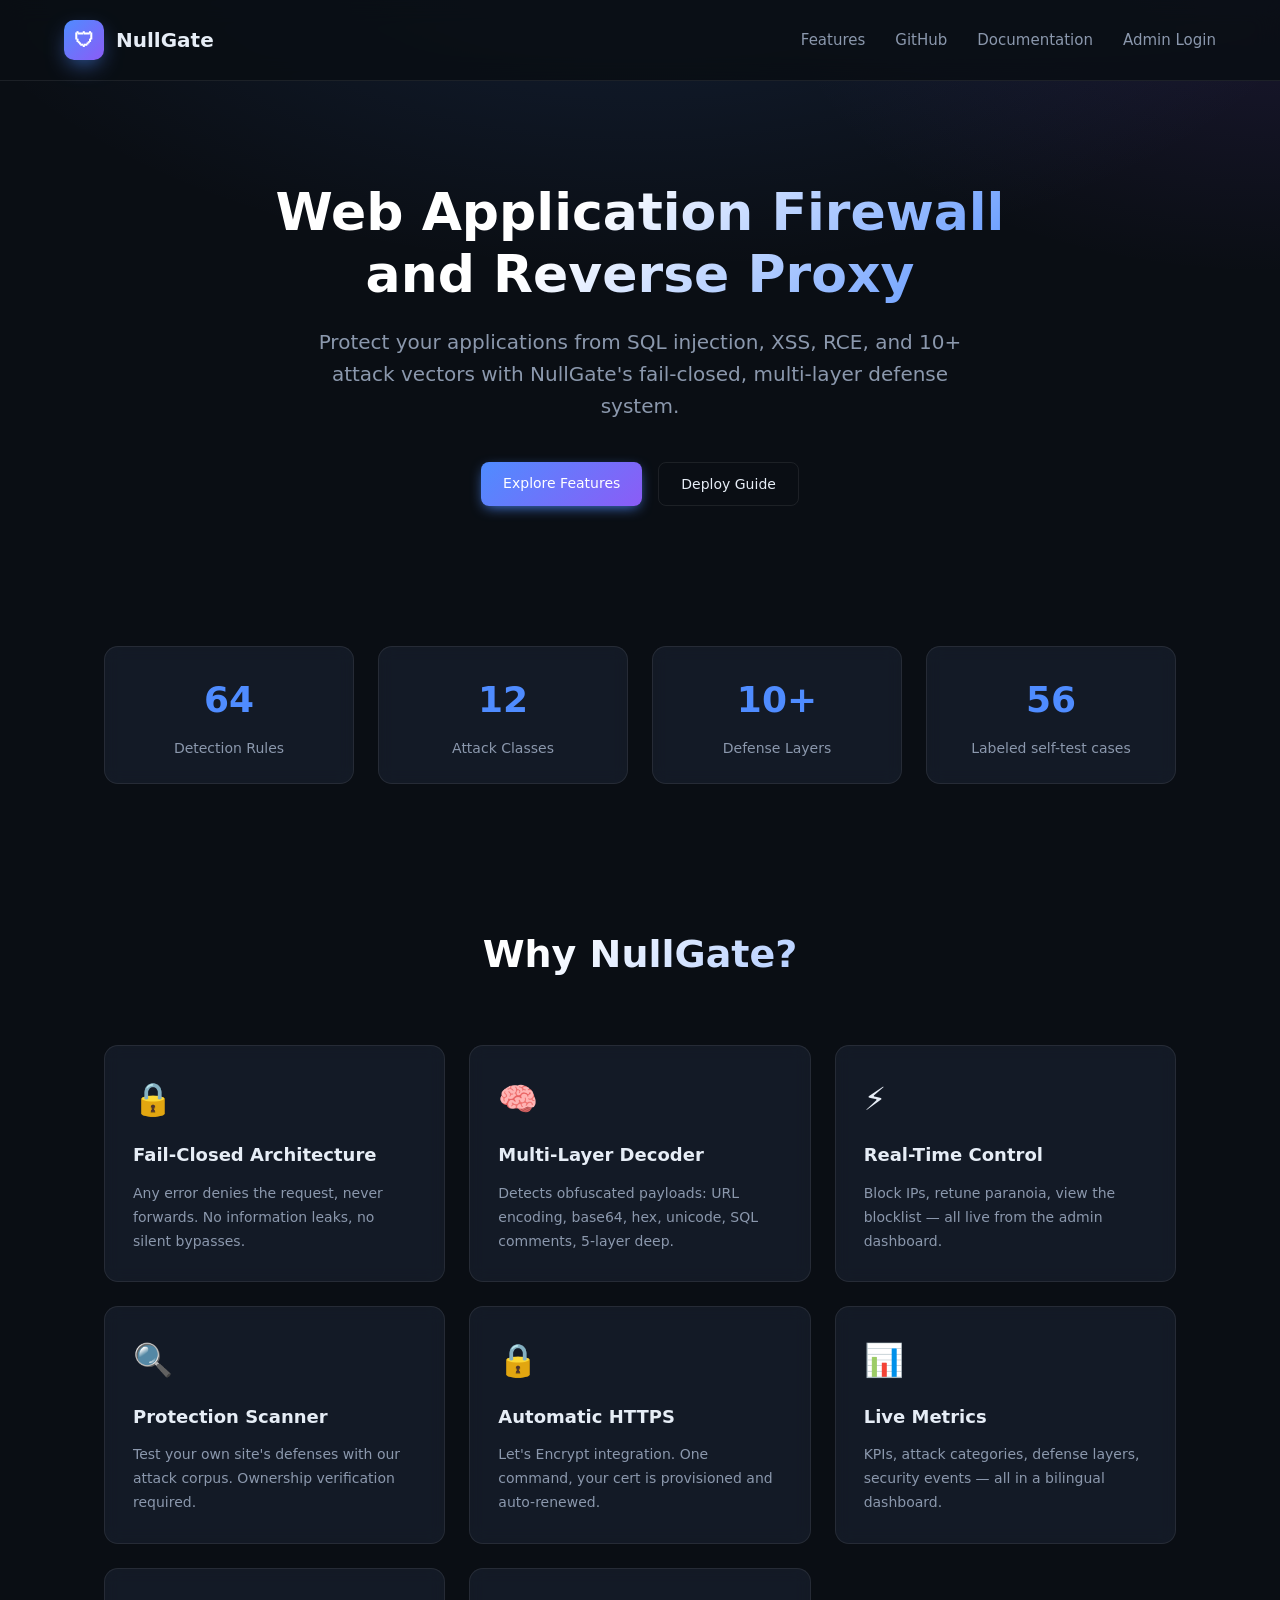
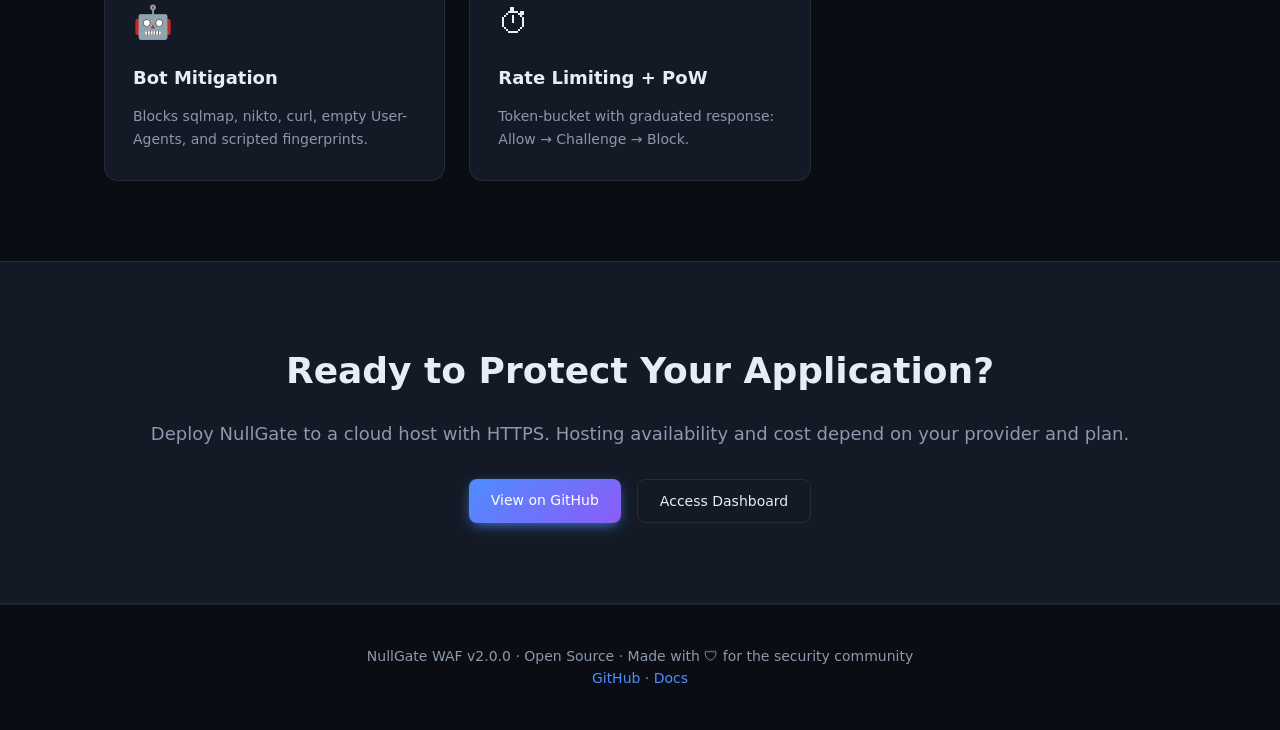
<file: docs/index.html>
<!DOCTYPE html>
<html lang="en" dir="ltr" data-theme="dark">
<head>
<meta charset="utf-8">
<meta name="viewport" content="width=device-width, initial-scale=1">
<title>NullGate WAF — Enterprise-Grade Web Application Firewall</title>
<style>
:root {
  --font: 'Segoe UI', system-ui, -apple-system, Roboto, sans-serif;
  --bg: #0a0e14; --panel: rgba(22,29,42,.85); --border: rgba(255,255,255,.08);
  --fg: #e6edf6; --muted: #8b98ad; --accent: #4f8cff; --accent-2: #8b5cf6;
  --glow: radial-gradient(1200px 600px at 50% -10%, rgba(79,140,255,.15), transparent 60%),
          radial-gradient(900px 500px at 100% 0%, rgba(139,92,246,.12), transparent 55%);
}
* { box-sizing: border-box; margin: 0; padding: 0; }
body {
  font-family: var(--font); background: var(--bg); color: var(--fg);
  background-image: var(--glow); background-attachment: fixed;
  -webkit-font-smoothing: antialiased; line-height: 1.6;
}
nav {
  display: flex; justify-content: space-between; align-items: center;
  padding: 20px 5%; border-bottom: 1px solid var(--border);
  background: rgba(10,14,20,.88); backdrop-filter: blur(12px);
  position: sticky; top: 0; z-index: 100;
}
.logo { display: flex; align-items: center; gap: 12px; font-size: 20px; font-weight: 600; }
.logo-icon {
  width: 40px; height: 40px; border-radius: 10px; display: grid; place-items: center;
  background: linear-gradient(135deg, var(--accent), var(--accent-2)); color: #fff;
  font-size: 20px; box-shadow: 0 8px 24px -8px var(--accent);
}
.nav-links { display: flex; gap: 30px; align-items: center; }
.nav-links a {
  color: var(--muted); text-decoration: none; font-size: 15px; transition: color .2s;
}
.nav-links a:hover { color: var(--fg); }
.btn {
  padding: 10px 22px; border-radius: 8px; font-size: 14px; font-weight: 500;
  text-decoration: none; transition: all .2s; border: 0; cursor: pointer;
}
.btn-primary {
  background: linear-gradient(135deg, var(--accent), var(--accent-2)); color: #fff;
  box-shadow: 0 4px 14px -4px var(--accent);
}
.btn-primary:hover { filter: brightness(1.1); transform: translateY(-1px); }
.btn-ghost { background: transparent; border: 1px solid var(--border); color: var(--fg); }
.btn-ghost:hover { border-color: var(--accent); color: var(--accent); }

.hero {
  text-align: center; padding: 100px 5% 80px; max-width: 900px; margin: 0 auto;
}
.hero h1 {
  font-size: 52px; font-weight: 700; margin-bottom: 20px; line-height: 1.2;
  background: linear-gradient(135deg, #fff 40%, var(--accent) 100%);
  -webkit-background-clip: text; -webkit-text-fill-color: transparent;
  background-clip: text;
}
.hero p {
  font-size: 20px; color: var(--muted); margin-bottom: 40px; max-width: 700px;
  margin-left: auto; margin-right: auto;
}
.hero-cta { display: flex; gap: 16px; justify-content: center; flex-wrap: wrap; }

.stats {
  display: grid; grid-template-columns: repeat(auto-fit, minmax(200px, 1fr));
  gap: 24px; padding: 60px 5%; max-width: 1200px; margin: 0 auto;
}
.stat {
  background: var(--panel); border: 1px solid var(--border); border-radius: 14px;
  padding: 24px; text-align: center; backdrop-filter: blur(8px);
}
.stat-value {
  font-size: 36px; font-weight: 700; color: var(--accent); margin-bottom: 8px;
}
.stat-label { font-size: 14px; color: var(--muted); }

.features {
  padding: 80px 5%; max-width: 1200px; margin: 0 auto;
}
.features h2 {
  text-align: center; font-size: 38px; margin-bottom: 60px;
  background: linear-gradient(135deg, #fff 40%, var(--accent) 100%);
  -webkit-background-clip: text; -webkit-text-fill-color: transparent;
  background-clip: text; display: inline-block; width: 100%;
}
.feature-grid {
  display: grid; grid-template-columns: repeat(auto-fit, minmax(280px, 1fr)); gap: 24px;
}
.feature {
  background: var(--panel); border: 1px solid var(--border); border-radius: 14px;
  padding: 28px; backdrop-filter: blur(8px); transition: transform .2s, border-color .2s;
}
.feature:hover { transform: translateY(-4px); border-color: var(--accent); }
.feature-icon {
  font-size: 32px; margin-bottom: 16px; display: inline-block;
}
.feature h3 { font-size: 18px; margin-bottom: 12px; }
.feature p { color: var(--muted); font-size: 14px; line-height: 1.7; }

.cta-section {
  text-align: center; padding: 80px 5%; background: var(--panel);
  border-top: 1px solid var(--border); border-bottom: 1px solid var(--border);
}
.cta-section h2 { font-size: 36px; margin-bottom: 20px; }
.cta-section p { font-size: 18px; color: var(--muted); margin-bottom: 30px; }

footer {
  text-align: center; padding: 40px 5%; color: var(--muted); font-size: 14px;
  border-top: 1px solid var(--border);
}
footer a { color: var(--accent); text-decoration: none; }
</style>
</head>
<body>

<nav>
  <div class="logo">
    <div class="logo-icon">🛡</div>
    <span>NullGate</span>
  </div>
  <div class="nav-links">
    <a href="#features">Features</a>
    <a href="https://github.com/fatim1amer-netizen/NullGate" target="_blank">GitHub</a>
    <a href="https://github.com/fatim1amer-netizen/NullGate#readme">Documentation</a>
    <a href="https://github.com/fatim1amer-netizen/NullGate#-control-panel--لوحة-التحكم">Admin Login</a>
  </div>
</nav>

<section class="hero">
  <h1>Web Application Firewall and Reverse Proxy</h1>
  <p>Protect your applications from SQL injection, XSS, RCE, and 10+ attack vectors with NullGate's fail-closed, multi-layer defense system.</p>
  <div class="hero-cta">
    <a href="#features" class="btn btn-primary">Explore Features</a>
    <a href="https://github.com/fatim1amer-netizen/NullGate#-cloud-deployment--النشر-السحابي" class="btn btn-ghost">Deploy Guide</a>
  </div>
</section>

<section class="stats">
  <div class="stat">
    <div class="stat-value">64</div>
    <div class="stat-label">Detection Rules</div>
  </div>
  <div class="stat">
    <div class="stat-value">12</div>
    <div class="stat-label">Attack Classes</div>
  </div>
  <div class="stat">
    <div class="stat-value">10+</div>
    <div class="stat-label">Defense Layers</div>
  </div>
  <div class="stat">
    <div class="stat-value">56</div>
    <div class="stat-label">Labeled self-test cases</div>
  </div>
</section>

<section class="features" id="features">
  <h2>Why NullGate?</h2>
  <div class="feature-grid">
    <div class="feature">
      <div class="feature-icon">🔒</div>
      <h3>Fail-Closed Architecture</h3>
      <p>Any error denies the request, never forwards. No information leaks, no silent bypasses.</p>
    </div>
    <div class="feature">
      <div class="feature-icon">🧠</div>
      <h3>Multi-Layer Decoder</h3>
      <p>Detects obfuscated payloads: URL encoding, base64, hex, unicode, SQL comments, 5-layer deep.</p>
    </div>
    <div class="feature">
      <div class="feature-icon">⚡</div>
      <h3>Real-Time Control</h3>
      <p>Block IPs, retune paranoia, view the blocklist — all live from the admin dashboard.</p>
    </div>
    <div class="feature">
      <div class="feature-icon">🔍</div>
      <h3>Protection Scanner</h3>
      <p>Test your own site's defenses with our attack corpus. Ownership verification required.</p>
    </div>
    <div class="feature">
      <div class="feature-icon">🔒</div>
      <h3>Automatic HTTPS</h3>
      <p>Let's Encrypt integration. One command, your cert is provisioned and auto-renewed.</p>
    </div>
    <div class="feature">
      <div class="feature-icon">📊</div>
      <h3>Live Metrics</h3>
      <p>KPIs, attack categories, defense layers, security events — all in a bilingual dashboard.</p>
    </div>
    <div class="feature">
      <div class="feature-icon">🤖</div>
      <h3>Bot Mitigation</h3>
      <p>Blocks sqlmap, nikto, curl, empty User-Agents, and scripted fingerprints.</p>
    </div>
    <div class="feature">
      <div class="feature-icon">⏱</div>
      <h3>Rate Limiting + PoW</h3>
      <p>Token-bucket with graduated response: Allow → Challenge → Block.</p>
    </div>
  </div>
</section>

<section class="cta-section">
  <h2>Ready to Protect Your Application?</h2>
  <p>Deploy NullGate to a cloud host with HTTPS. Hosting availability and cost depend on your provider and plan.</p>
  <div style="display: flex; gap: 16px; justify-content: center; flex-wrap: wrap; margin-top: 20px;">
    <a href="https://github.com/fatim1amer-netizen/NullGate" class="btn btn-primary" target="_blank">View on GitHub</a>
    <a href="/admin/login" class="btn btn-ghost">Access Dashboard</a>
  </div>
</section>

<footer>
  <p>NullGate WAF v2.0.0 · Open Source · Made with 🛡 for the security community</p>
  <p><a href="https://github.com/fatim1amer-netizen/NullGate">GitHub</a> · <a href="/docs">Docs</a></p>
</footer>

</body>
</html>
</file>
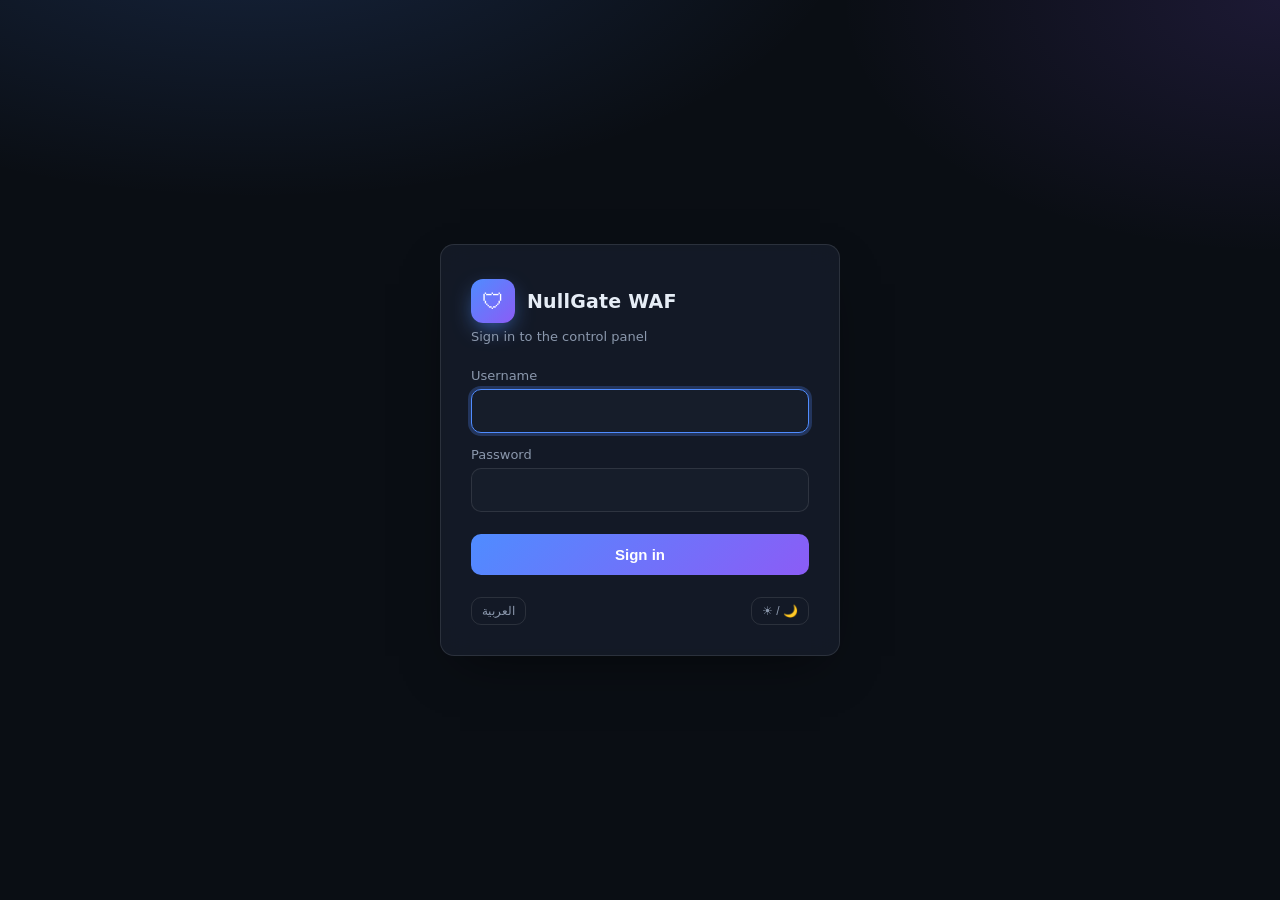
<file: internal/waf/admin_login.html>
<!DOCTYPE html>
<html lang="en" dir="ltr" data-theme="dark">
<head>
<meta charset="utf-8">
<meta name="viewport" content="width=device-width, initial-scale=1">
<meta name="color-scheme" content="dark light">
<title>NullGate WAF — Sign in</title>
<style>
:root{
  --font:'Segoe UI',system-ui,-apple-system,Roboto,Helvetica,Arial,sans-serif;
  --radius:14px; --t:.18s cubic-bezier(.4,0,.2,1);
}
html[data-theme="dark"]{
  --bg:#0a0e14; --panel:rgba(22,29,42,.82); --panel-solid:#161d2a;
  --border:rgba(255,255,255,.10); --fg:#e6edf6; --muted:#8b98ad;
  --accent:#4f8cff; --accent-2:#8b5cf6; --bad:#f75549; --bad-bg:rgba(247,85,73,.13);
  --glow:radial-gradient(1000px 480px at 20% -10%,rgba(79,140,255,.18),transparent 60%),
         radial-gradient(800px 460px at 100% 0%,rgba(139,92,246,.14),transparent 55%);
}
html[data-theme="light"]{
  --bg:#eef1f6; --panel:rgba(255,255,255,.88); --panel-solid:#fff;
  --border:rgba(15,23,42,.10); --fg:#141b26; --muted:#586274;
  --accent:#2563eb; --accent-2:#7c3aed; --bad:#d93a2f; --bad-bg:rgba(217,58,47,.10);
  --glow:radial-gradient(1000px 480px at 20% -10%,rgba(37,99,235,.10),transparent 60%),
         radial-gradient(800px 460px at 100% 0%,rgba(124,58,237,.08),transparent 55%);
}
*{box-sizing:border-box}
html,body{margin:0;height:100%}
body{
  font-family:var(--font); background:var(--bg); color:var(--fg);
  background-image:var(--glow); background-attachment:fixed;
  display:flex; align-items:center; justify-content:center; padding:24px;
  -webkit-font-smoothing:antialiased;
}
body.rtl{direction:rtl}
.card{
  width:100%; max-width:400px; background:var(--panel);
  backdrop-filter:saturate(140%) blur(16px);
  border:1px solid var(--border); border-radius:var(--radius);
  box-shadow:0 20px 50px -20px rgba(0,0,0,.55); padding:34px 30px 30px;
}
.brand{display:flex; align-items:center; gap:12px; margin-bottom:6px}
.brand .logo{
  width:44px; height:44px; border-radius:12px; display:grid; place-items:center;
  font-size:22px; background:linear-gradient(135deg,var(--accent),var(--accent-2));
  color:#fff; box-shadow:0 8px 24px -8px var(--accent);
}
.brand h1{font-size:19px; margin:0; letter-spacing:.2px}
.sub{color:var(--muted); font-size:13px; margin:2px 0 24px}
label{display:block; font-size:13px; color:var(--muted); margin:14px 0 6px}
input{
  width:100%; padding:12px 13px; font-size:15px; font-family:var(--font);
  background:var(--panel-solid); color:var(--fg);
  border:1px solid var(--border); border-radius:10px; transition:border var(--t),box-shadow var(--t);
}
input:focus{outline:none; border-color:var(--accent); box-shadow:0 0 0 3px color-mix(in srgb,var(--accent) 25%,transparent)}
button{
  width:100%; margin-top:22px; padding:12px; font-size:15px; font-weight:600;
  color:#fff; border:0; border-radius:10px; cursor:pointer;
  background:linear-gradient(135deg,var(--accent),var(--accent-2));
  transition:transform var(--t),filter var(--t);
}
button:hover{filter:brightness(1.07)}
button:active{transform:translateY(1px)}
button:disabled{opacity:.6; cursor:default}
.err{
  display:none; margin-top:16px; padding:10px 12px; font-size:13px;
  color:var(--bad); background:var(--bad-bg); border:1px solid var(--bad);
  border-radius:9px;
}
.err.show{display:block}
.foot{display:flex; justify-content:space-between; align-items:center; margin-top:22px}
.foot button{width:auto; margin:0; padding:6px 10px; font-size:12px; font-weight:500;
  background:transparent; color:var(--muted); border:1px solid var(--border)}
.foot button:hover{color:var(--fg); filter:none}
</style>
</head>
<body>
<div class="card">
  <div class="brand">
    <div class="logo">🛡</div>
    <div>
      <h1>NullGate WAF</h1>
    </div>
  </div>
  <p class="sub" data-i18n="sub">Sign in to the control panel</p>

  <form id="loginForm" autocomplete="off">
    <label for="username" data-i18n="user">Username</label>
    <input id="username" name="username" type="text" autocomplete="username" required autofocus>

    <label for="password" data-i18n="pass">Password</label>
    <input id="password" name="password" type="password" autocomplete="current-password" required>

    <button type="submit" id="submitBtn" data-i18n="signin">Sign in</button>
    <div class="err" id="err"></div>
  </form>

  <div class="foot">
    <button type="button" id="langBtn">العربية</button>
    <button type="button" id="themeBtn">☀ / 🌙</button>
  </div>
</div>

<script>
const I18N = {
  en:{sub:"Sign in to the control panel",user:"Username",pass:"Password",signin:"Sign in",
      bad:"Invalid username or password",neterr:"Network error, please try again",lang:"العربية"},
  ar:{sub:"سجّل الدخول إلى لوحة التحكم",user:"اسم المستخدم",pass:"كلمة المرور",signin:"تسجيل الدخول",
      bad:"اسم المستخدم أو كلمة المرور غير صحيحة",neterr:"خطأ في الشبكة، حاول مرة أخرى",lang:"English"}
};
let lang = localStorage.getItem("ng_lang") || "en";
function applyLang(){
  const t = I18N[lang];
  document.querySelectorAll("[data-i18n]").forEach(el=>{ el.textContent = t[el.dataset.i18n]; });
  document.documentElement.lang = lang;
  document.documentElement.dir = lang==="ar" ? "rtl" : "ltr";
  document.body.classList.toggle("rtl", lang==="ar");
  langBtn.textContent = t.lang;
}
langBtn.onclick = ()=>{ lang = lang==="en"?"ar":"en"; localStorage.setItem("ng_lang",lang); applyLang(); };

let theme = localStorage.getItem("ng_theme") || "dark";
function applyTheme(){ document.documentElement.dataset.theme = theme; }
themeBtn.onclick = ()=>{ theme = theme==="dark"?"light":"dark"; localStorage.setItem("ng_theme",theme); applyTheme(); };

applyTheme(); applyLang();

const form = document.getElementById("loginForm");
const err = document.getElementById("err");
const btn = document.getElementById("submitBtn");
form.addEventListener("submit", async (e)=>{
  e.preventDefault();
  err.classList.remove("show");
  btn.disabled = true;
  try{
    const res = await fetch("/api/login", {
      method:"POST", headers:{"Content-Type":"application/json"},
      body: JSON.stringify({
        username: document.getElementById("username").value,
        password: document.getElementById("password").value
      })
    });
    if(res.ok){ location.href = "/"; return; }
    err.textContent = I18N[lang].bad; err.classList.add("show");
  }catch(_){
    err.textContent = I18N[lang].neterr; err.classList.add("show");
  }finally{ btn.disabled = false; }
});
</script>
</body>
</html>
</file>
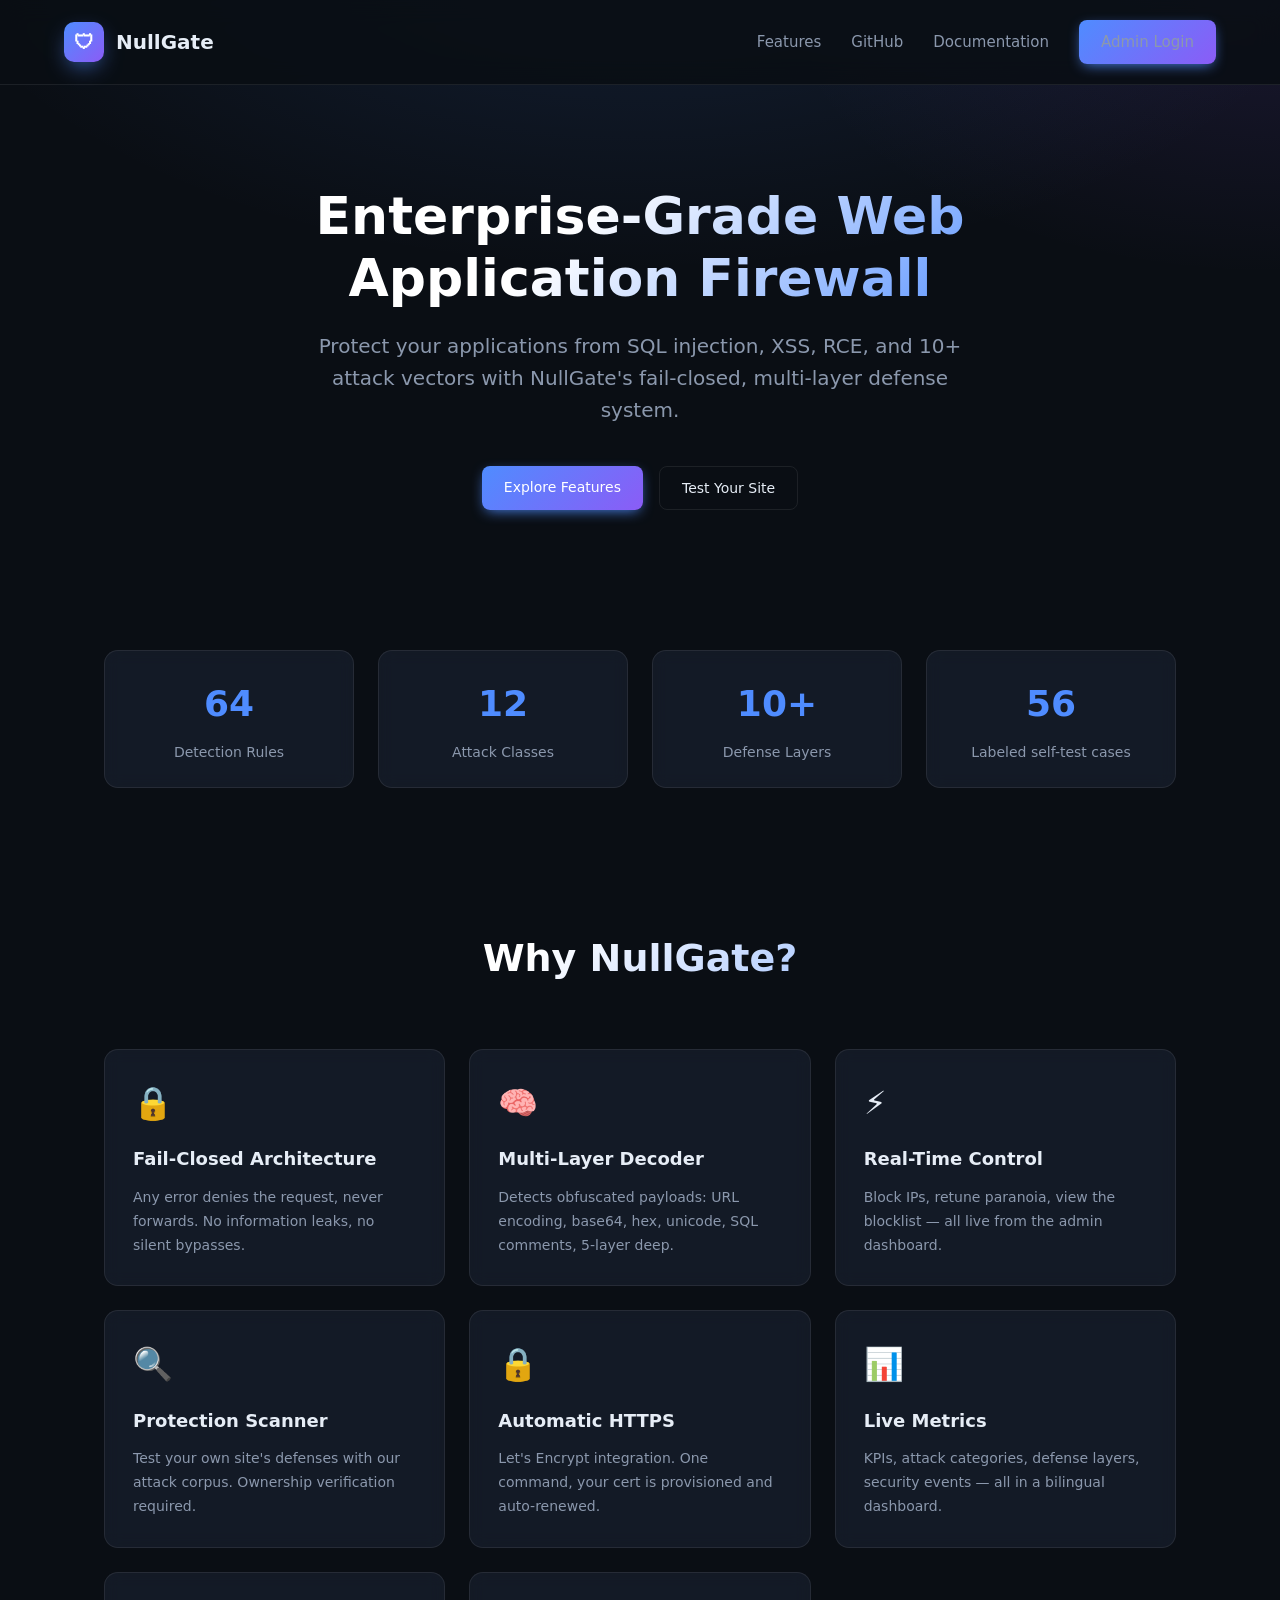
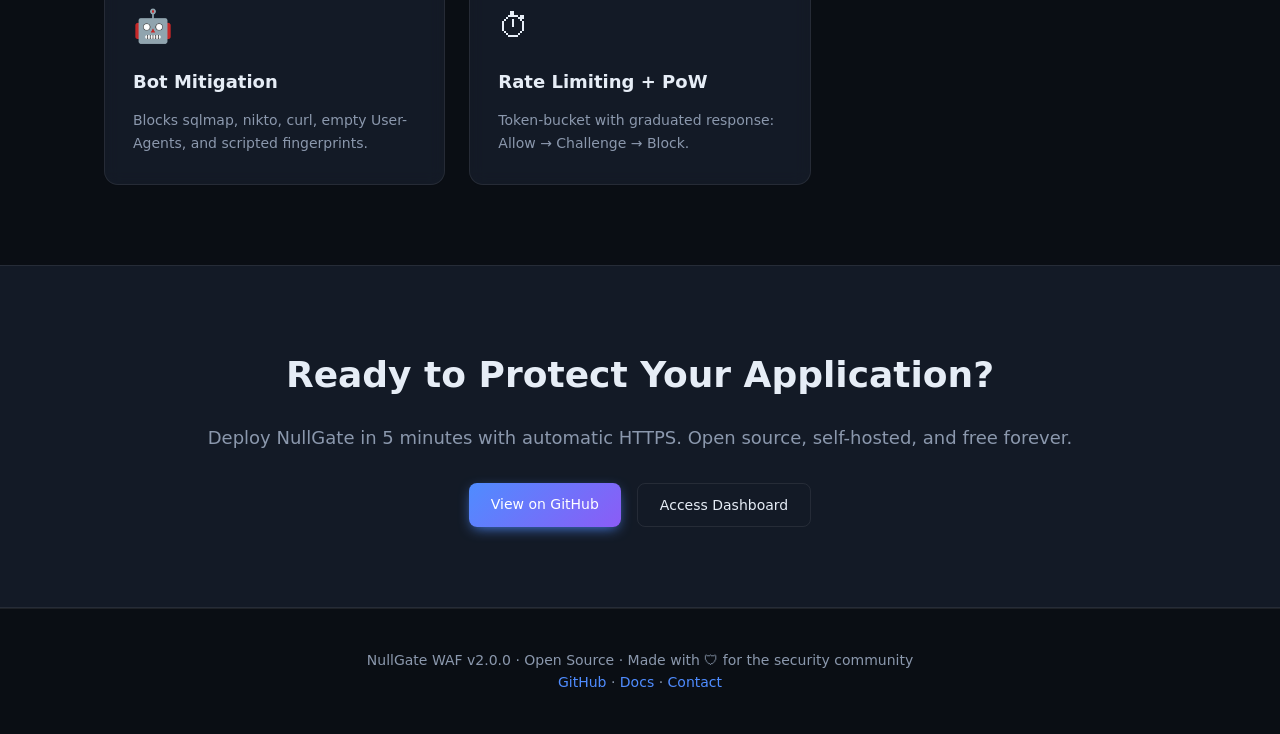
<file: internal/waf/landing.html>
<!DOCTYPE html>
<html lang="en" dir="ltr" data-theme="dark">
<head>
<meta charset="utf-8">
<meta name="viewport" content="width=device-width, initial-scale=1">
<title>NullGate WAF — Enterprise-Grade Web Application Firewall</title>
<style>
:root {
  --font: 'Segoe UI', system-ui, -apple-system, Roboto, sans-serif;
  --bg: #0a0e14; --panel: rgba(22,29,42,.85); --border: rgba(255,255,255,.08);
  --fg: #e6edf6; --muted: #8b98ad; --accent: #4f8cff; --accent-2: #8b5cf6;
  --glow: radial-gradient(1200px 600px at 50% -10%, rgba(79,140,255,.15), transparent 60%),
          radial-gradient(900px 500px at 100% 0%, rgba(139,92,246,.12), transparent 55%);
}
* { box-sizing: border-box; margin: 0; padding: 0; }
body {
  font-family: var(--font); background: var(--bg); color: var(--fg);
  background-image: var(--glow); background-attachment: fixed;
  -webkit-font-smoothing: antialiased; line-height: 1.6;
}
nav {
  display: flex; justify-content: space-between; align-items: center;
  padding: 20px 5%; border-bottom: 1px solid var(--border);
  background: rgba(10,14,20,.88); backdrop-filter: blur(12px);
  position: sticky; top: 0; z-index: 100;
}
.logo { display: flex; align-items: center; gap: 12px; font-size: 20px; font-weight: 600; }
.logo-icon {
  width: 40px; height: 40px; border-radius: 10px; display: grid; place-items: center;
  background: linear-gradient(135deg, var(--accent), var(--accent-2)); color: #fff;
  font-size: 20px; box-shadow: 0 8px 24px -8px var(--accent);
}
.nav-links { display: flex; gap: 30px; align-items: center; }
.nav-links a {
  color: var(--muted); text-decoration: none; font-size: 15px; transition: color .2s;
}
.nav-links a:hover { color: var(--fg); }
.btn {
  padding: 10px 22px; border-radius: 8px; font-size: 14px; font-weight: 500;
  text-decoration: none; transition: all .2s; border: 0; cursor: pointer;
}
.btn-primary {
  background: linear-gradient(135deg, var(--accent), var(--accent-2)); color: #fff;
  box-shadow: 0 4px 14px -4px var(--accent);
}
.btn-primary:hover { filter: brightness(1.1); transform: translateY(-1px); }
.btn-ghost { background: transparent; border: 1px solid var(--border); color: var(--fg); }
.btn-ghost:hover { border-color: var(--accent); color: var(--accent); }

.hero {
  text-align: center; padding: 100px 5% 80px; max-width: 900px; margin: 0 auto;
}
.hero h1 {
  font-size: 52px; font-weight: 700; margin-bottom: 20px; line-height: 1.2;
  background: linear-gradient(135deg, #fff 40%, var(--accent) 100%);
  -webkit-background-clip: text; -webkit-text-fill-color: transparent;
  background-clip: text;
}
.hero p {
  font-size: 20px; color: var(--muted); margin-bottom: 40px; max-width: 700px;
  margin-left: auto; margin-right: auto;
}
.hero-cta { display: flex; gap: 16px; justify-content: center; flex-wrap: wrap; }

.stats {
  display: grid; grid-template-columns: repeat(auto-fit, minmax(200px, 1fr));
  gap: 24px; padding: 60px 5%; max-width: 1200px; margin: 0 auto;
}
.stat {
  background: var(--panel); border: 1px solid var(--border); border-radius: 14px;
  padding: 24px; text-align: center; backdrop-filter: blur(8px);
}
.stat-value {
  font-size: 36px; font-weight: 700; color: var(--accent); margin-bottom: 8px;
}
.stat-label { font-size: 14px; color: var(--muted); }

.features {
  padding: 80px 5%; max-width: 1200px; margin: 0 auto;
}
.features h2 {
  text-align: center; font-size: 38px; margin-bottom: 60px;
  background: linear-gradient(135deg, #fff 40%, var(--accent) 100%);
  -webkit-background-clip: text; -webkit-text-fill-color: transparent;
  background-clip: text; display: inline-block; width: 100%;
}
.feature-grid {
  display: grid; grid-template-columns: repeat(auto-fit, minmax(280px, 1fr)); gap: 24px;
}
.feature {
  background: var(--panel); border: 1px solid var(--border); border-radius: 14px;
  padding: 28px; backdrop-filter: blur(8px); transition: transform .2s, border-color .2s;
}
.feature:hover { transform: translateY(-4px); border-color: var(--accent); }
.feature-icon {
  font-size: 32px; margin-bottom: 16px; display: inline-block;
}
.feature h3 { font-size: 18px; margin-bottom: 12px; }
.feature p { color: var(--muted); font-size: 14px; line-height: 1.7; }

.cta-section {
  text-align: center; padding: 80px 5%; background: var(--panel);
  border-top: 1px solid var(--border); border-bottom: 1px solid var(--border);
}
.cta-section h2 { font-size: 36px; margin-bottom: 20px; }
.cta-section p { font-size: 18px; color: var(--muted); margin-bottom: 30px; }

footer {
  text-align: center; padding: 40px 5%; color: var(--muted); font-size: 14px;
  border-top: 1px solid var(--border);
}
footer a { color: var(--accent); text-decoration: none; }
</style>
</head>
<body>

<nav>
  <div class="logo">
    <div class="logo-icon">🛡</div>
    <span>NullGate</span>
  </div>
  <div class="nav-links">
    <a href="#features">Features</a>
    <a href="https://github.com/fatim1amer-netizen/NullGate" target="_blank">GitHub</a>
    <a href="/docs">Documentation</a>
    <a href="/admin/login" class="btn btn-primary">Admin Login</a>
  </div>
</nav>

<section class="hero">
  <h1>Enterprise-Grade Web Application Firewall</h1>
  <p>Protect your applications from SQL injection, XSS, RCE, and 10+ attack vectors with NullGate's fail-closed, multi-layer defense system.</p>
  <div class="hero-cta">
    <a href="#features" class="btn btn-primary">Explore Features</a>
    <a href="/admin/scan" class="btn btn-ghost">Test Your Site</a>
  </div>
</section>

<section class="stats">
  <div class="stat">
    <div class="stat-value">64</div>
    <div class="stat-label">Detection Rules</div>
  </div>
  <div class="stat">
    <div class="stat-value">12</div>
    <div class="stat-label">Attack Classes</div>
  </div>
  <div class="stat">
    <div class="stat-value">10+</div>
    <div class="stat-label">Defense Layers</div>
  </div>
  <div class="stat">
    <div class="stat-value">56</div>
    <div class="stat-label">Labeled self-test cases</div>
  </div>
</section>

<section class="features" id="features">
  <h2>Why NullGate?</h2>
  <div class="feature-grid">
    <div class="feature">
      <div class="feature-icon">🔒</div>
      <h3>Fail-Closed Architecture</h3>
      <p>Any error denies the request, never forwards. No information leaks, no silent bypasses.</p>
    </div>
    <div class="feature">
      <div class="feature-icon">🧠</div>
      <h3>Multi-Layer Decoder</h3>
      <p>Detects obfuscated payloads: URL encoding, base64, hex, unicode, SQL comments, 5-layer deep.</p>
    </div>
    <div class="feature">
      <div class="feature-icon">⚡</div>
      <h3>Real-Time Control</h3>
      <p>Block IPs, retune paranoia, view the blocklist — all live from the admin dashboard.</p>
    </div>
    <div class="feature">
      <div class="feature-icon">🔍</div>
      <h3>Protection Scanner</h3>
      <p>Test your own site's defenses with our attack corpus. Ownership verification required.</p>
    </div>
    <div class="feature">
      <div class="feature-icon">🔒</div>
      <h3>Automatic HTTPS</h3>
      <p>Let's Encrypt integration. One command, your cert is provisioned and auto-renewed.</p>
    </div>
    <div class="feature">
      <div class="feature-icon">📊</div>
      <h3>Live Metrics</h3>
      <p>KPIs, attack categories, defense layers, security events — all in a bilingual dashboard.</p>
    </div>
    <div class="feature">
      <div class="feature-icon">🤖</div>
      <h3>Bot Mitigation</h3>
      <p>Blocks sqlmap, nikto, curl, empty User-Agents, and scripted fingerprints.</p>
    </div>
    <div class="feature">
      <div class="feature-icon">⏱</div>
      <h3>Rate Limiting + PoW</h3>
      <p>Token-bucket with graduated response: Allow → Challenge → Block.</p>
    </div>
  </div>
</section>

<section class="cta-section">
  <h2>Ready to Protect Your Application?</h2>
  <p>Deploy NullGate in 5 minutes with automatic HTTPS. Open source, self-hosted, and free forever.</p>
  <div style="display: flex; gap: 16px; justify-content: center; flex-wrap: wrap; margin-top: 20px;">
    <a href="https://github.com/fatim1amer-netizen/NullGate" class="btn btn-primary" target="_blank">View on GitHub</a>
    <a href="/admin/login" class="btn btn-ghost">Access Dashboard</a>
  </div>
</section>

<footer>
  <p>NullGate WAF v2.0.0 · Open Source · Made with 🛡 for the security community</p>
  <p><a href="https://github.com/fatim1amer-netizen/NullGate">GitHub</a> · <a href="/docs">Docs</a> · <a href="mailto:admin@nullgate.ai">Contact</a></p>
</footer>

</body>
</html>
</file>
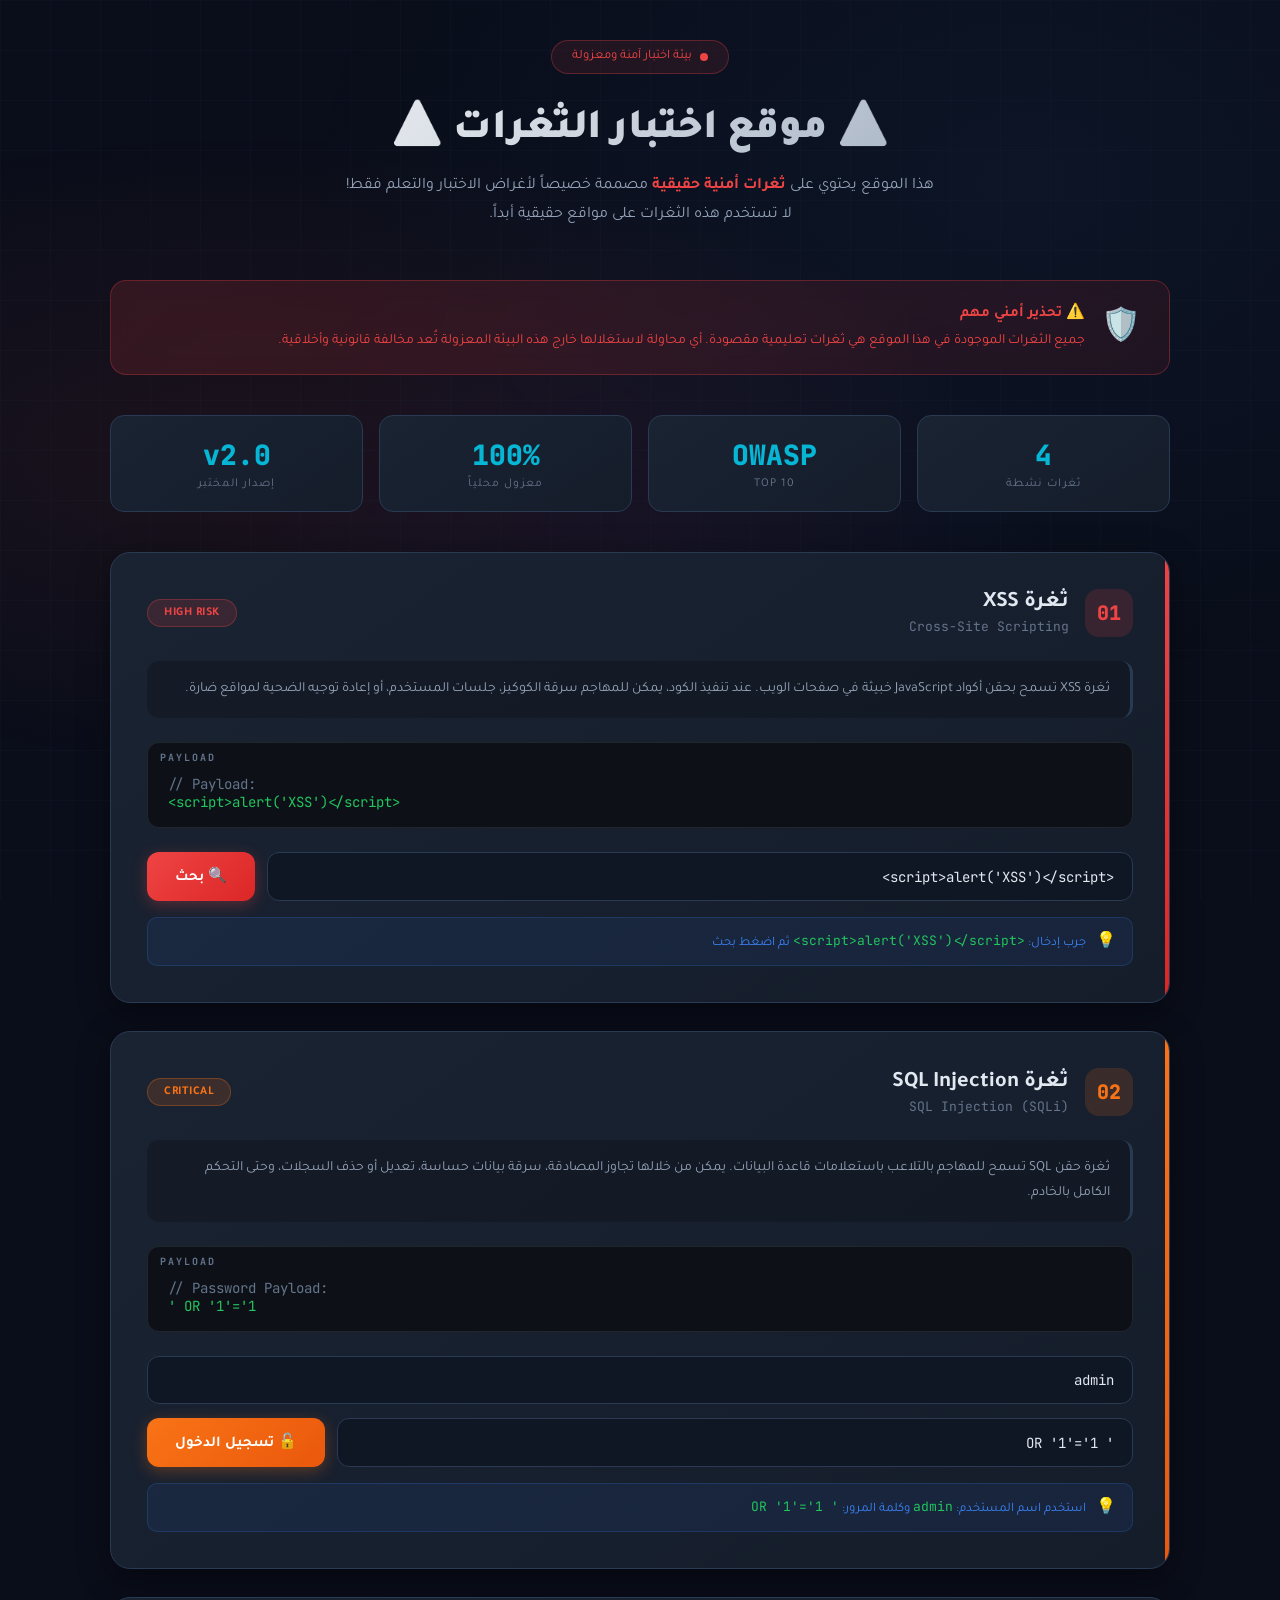
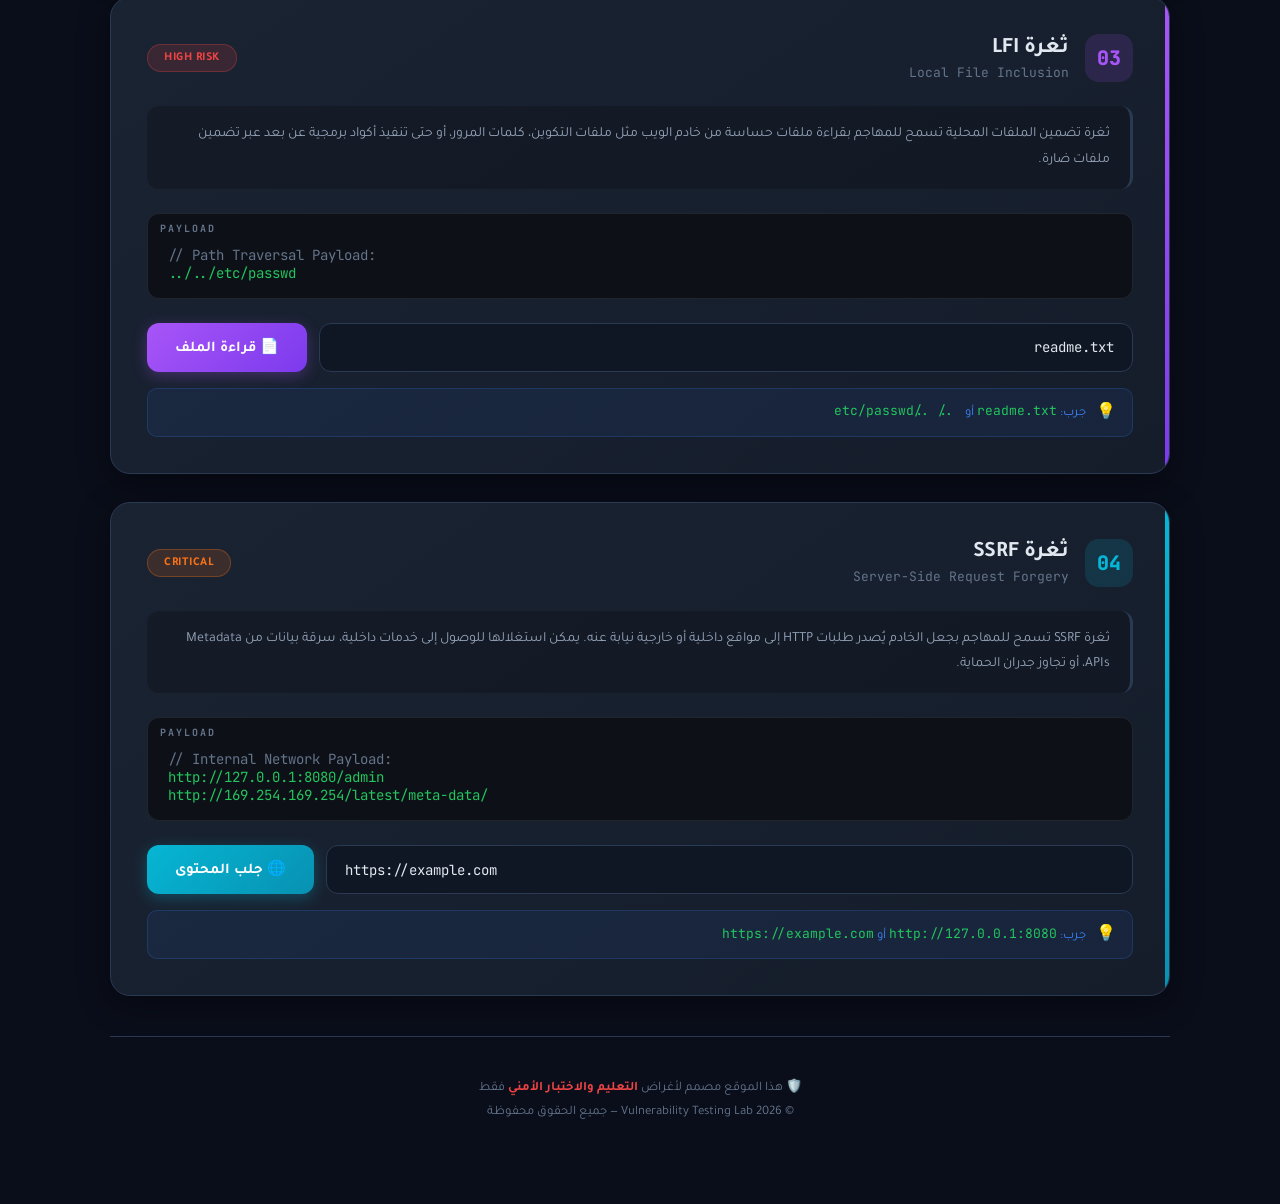
<file: internal/showcase/assets/f1.html>
<!DOCTYPE html>
<html lang="ar" dir="rtl">
<head>
    <meta charset="UTF-8">
    <meta name="viewport" content="width=device-width, initial-scale=1.0">
    <title>موقع اختبار الثغرات | Vulnerability Testing Lab</title>
    <link href="https://fonts.googleapis.com/css2?family=Tajawal:wght@300;400;500;700;900&family=JetBrains+Mono:wght@400;600&display=swap" rel="stylesheet">
    <style>
        :root {
            --bg-primary: #0a0e1a;
            --bg-secondary: #111827;
            --bg-card: #1a2332;
            --bg-input: #0f1724;
            --border-color: #2a3a52;
            --text-primary: #e2e8f0;
            --text-secondary: #94a3b8;
            --text-muted: #64748b;
            --accent-red: #ef4444;
            --accent-red-glow: rgba(239, 68, 68, 0.3);
            --accent-orange: #f97316;
            --accent-yellow: #eab308;
            --accent-green: #22c55e;
            --accent-blue: #3b82f6;
            --accent-purple: #a855f7;
            --accent-cyan: #06b6d4;
            --gradient-danger: linear-gradient(135deg, #ef4444, #dc2626);
            --gradient-warning: linear-gradient(135deg, #f97316, #ea580c);
            --gradient-card: linear-gradient(145deg, #1a2332, #151d2b);
            --shadow-card: 0 8px 32px rgba(0, 0, 0, 0.4);
            --shadow-glow-red: 0 0 30px rgba(239, 68, 68, 0.15);
            --shadow-glow-blue: 0 0 30px rgba(59, 130, 246, 0.15);
        }

        * {
            margin: 0;
            padding: 0;
            box-sizing: border-box;
        }

        body {
            font-family: 'Tajawal', sans-serif;
            background: var(--bg-primary);
            color: var(--text-primary);
            min-height: 100vh;
            overflow-x: hidden;
            position: relative;
        }

        /* ===== Animated Background ===== */
        body::before {
            content: '';
            position: fixed;
            top: 0;
            left: 0;
            width: 100%;
            height: 100%;
            background: 
                radial-gradient(ellipse at 20% 50%, rgba(239, 68, 68, 0.08) 0%, transparent 50%),
                radial-gradient(ellipse at 80% 20%, rgba(59, 130, 246, 0.06) 0%, transparent 50%),
                radial-gradient(ellipse at 50% 80%, rgba(168, 85, 247, 0.05) 0%, transparent 50%);
            pointer-events: none;
            z-index: 0;
        }

        /* ===== Grid Pattern ===== */
        body::after {
            content: '';
            position: fixed;
            top: 0;
            left: 0;
            width: 100%;
            height: 100%;
            background-image: 
                linear-gradient(rgba(42, 58, 82, 0.1) 1px, transparent 1px),
                linear-gradient(90deg, rgba(42, 58, 82, 0.1) 1px, transparent 1px);
            background-size: 50px 50px;
            pointer-events: none;
            z-index: 0;
        }

        .container {
            max-width: 1100px;
            margin: 0 auto;
            padding: 40px 20px;
            position: relative;
            z-index: 1;
        }

        /* ===== Header ===== */
        .header {
            text-align: center;
            margin-bottom: 50px;
            position: relative;
        }

        .header-badge {
            display: inline-flex;
            align-items: center;
            gap: 8px;
            background: rgba(239, 68, 68, 0.1);
            border: 1px solid rgba(239, 68, 68, 0.3);
            padding: 8px 20px;
            border-radius: 50px;
            font-size: 13px;
            color: var(--accent-red);
            margin-bottom: 24px;
            animation: pulse-border 2s ease-in-out infinite;
        }

        @keyframes pulse-border {
            0%, 100% { border-color: rgba(239, 68, 68, 0.3); }
            50% { border-color: rgba(239, 68, 68, 0.7); }
        }

        .header-badge .dot {
            width: 8px;
            height: 8px;
            background: var(--accent-red);
            border-radius: 50%;
            animation: blink 1.5s ease-in-out infinite;
        }

        @keyframes blink {
            0%, 100% { opacity: 1; }
            50% { opacity: 0.3; }
        }

        .header h1 {
            font-size: 42px;
            font-weight: 900;
            background: linear-gradient(135deg, #fff 0%, #94a3b8 100%);
            -webkit-background-clip: text;
            -webkit-text-fill-color: transparent;
            background-clip: text;
            margin-bottom: 16px;
            letter-spacing: -0.5px;
        }

        .header h1 .icon {
            display: inline-block;
            animation: shake 3s ease-in-out infinite;
        }

        @keyframes shake {
            0%, 90%, 100% { transform: rotate(0deg); }
            92% { transform: rotate(-10deg); }
            94% { transform: rotate(10deg); }
            96% { transform: rotate(-5deg); }
            98% { transform: rotate(5deg); }
        }

        .header p {
            font-size: 16px;
            color: var(--text-secondary);
            max-width: 600px;
            margin: 0 auto;
            line-height: 1.8;
        }

        .header p strong {
            color: var(--accent-red);
            font-weight: 700;
        }

        /* ===== Warning Banner ===== */
        .warning-banner {
            background: linear-gradient(135deg, rgba(239, 68, 68, 0.15), rgba(220, 38, 38, 0.1));
            border: 1px solid rgba(239, 68, 68, 0.3);
            border-radius: 16px;
            padding: 20px 28px;
            margin-bottom: 40px;
            display: flex;
            align-items: center;
            gap: 16px;
            backdrop-filter: blur(10px);
        }

        .warning-banner .warning-icon {
            font-size: 32px;
            flex-shrink: 0;
        }

        .warning-banner .warning-text {
            font-size: 14px;
            color: var(--accent-red);
            line-height: 1.7;
        }

        .warning-banner .warning-text strong {
            display: block;
            font-size: 15px;
            margin-bottom: 4px;
        }

        /* ===== Stats Bar ===== */
        .stats-bar {
            display: grid;
            grid-template-columns: repeat(4, 1fr);
            gap: 16px;
            margin-bottom: 40px;
        }

        .stat-item {
            background: var(--gradient-card);
            border: 1px solid var(--border-color);
            border-radius: 14px;
            padding: 20px;
            text-align: center;
            transition: all 0.3s ease;
        }

        .stat-item:hover {
            border-color: var(--accent-blue);
            transform: translateY(-2px);
            box-shadow: var(--shadow-glow-blue);
        }

        .stat-item .stat-number {
            font-size: 28px;
            font-weight: 900;
            font-family: 'JetBrains Mono', monospace;
            color: var(--accent-cyan);
            margin-bottom: 4px;
        }

        .stat-item .stat-label {
            font-size: 12px;
            color: var(--text-muted);
            text-transform: uppercase;
            letter-spacing: 1px;
        }

        /* ===== Vulnerability Card ===== */
        .vuln-card {
            background: var(--gradient-card);
            border: 1px solid var(--border-color);
            border-radius: 20px;
            padding: 36px;
            margin-bottom: 28px;
            position: relative;
            overflow: hidden;
            transition: all 0.4s ease;
            box-shadow: var(--shadow-card);
        }

        .vuln-card::before {
            content: '';
            position: absolute;
            top: 0;
            right: 0;
            width: 4px;
            height: 100%;
            border-radius: 0 20px 20px 0;
        }

        .vuln-card.xss::before { background: var(--gradient-danger); }
        .vuln-card.sqli::before { background: var(--gradient-warning); }
        .vuln-card.lfi::before { background: linear-gradient(135deg, #a855f7, #7c3aed); }
        .vuln-card.ssrf::before { background: linear-gradient(135deg, #06b6d4, #0891b2); }

        .vuln-card:hover {
            border-color: rgba(255, 255, 255, 0.1);
            transform: translateY(-3px);
            box-shadow: var(--shadow-card), var(--shadow-glow-red);
        }

        .vuln-header {
            display: flex;
            align-items: center;
            justify-content: space-between;
            margin-bottom: 24px;
            flex-wrap: wrap;
            gap: 12px;
        }

        .vuln-title-group {
            display: flex;
            align-items: center;
            gap: 16px;
        }

        .vuln-number {
            width: 48px;
            height: 48px;
            border-radius: 14px;
            display: flex;
            align-items: center;
            justify-content: center;
            font-size: 20px;
            font-weight: 900;
            font-family: 'JetBrains Mono', monospace;
            flex-shrink: 0;
        }

        .xss .vuln-number { background: rgba(239, 68, 68, 0.15); color: var(--accent-red); }
        .sqli .vuln-number { background: rgba(249, 115, 22, 0.15); color: var(--accent-orange); }
        .lfi .vuln-number { background: rgba(168, 85, 247, 0.15); color: var(--accent-purple); }
        .ssrf .vuln-number { background: rgba(6, 182, 212, 0.15); color: var(--accent-cyan); }

        .vuln-title {
            font-size: 22px;
            font-weight: 700;
        }

        .vuln-title .en {
            display: block;
            font-size: 13px;
            color: var(--text-muted);
            font-weight: 400;
            margin-top: 2px;
            font-family: 'JetBrains Mono', monospace;
        }

        .severity-badge {
            padding: 6px 16px;
            border-radius: 50px;
            font-size: 12px;
            font-weight: 700;
            letter-spacing: 0.5px;
        }

        .severity-high {
            background: rgba(239, 68, 68, 0.15);
            color: var(--accent-red);
            border: 1px solid rgba(239, 68, 68, 0.3);
        }

        .severity-critical {
            background: rgba(249, 115, 22, 0.15);
            color: var(--accent-orange);
            border: 1px solid rgba(249, 115, 22, 0.3);
        }

        .vuln-description {
            font-size: 14px;
            color: var(--text-secondary);
            line-height: 1.8;
            margin-bottom: 24px;
            padding: 16px 20px;
            background: rgba(0, 0, 0, 0.2);
            border-radius: 12px;
            border-right: 3px solid var(--border-color);
        }

        /* ===== Code Block ===== */
        .code-block {
            background: #0d1117;
            border: 1px solid #21262d;
            border-radius: 12px;
            padding: 16px 20px;
            margin-bottom: 24px;
            position: relative;
            overflow: hidden;
        }

        .code-block::before {
            content: 'PAYLOAD';
            position: absolute;
            top: 8px;
            left: 12px;
            font-size: 10px;
            font-weight: 700;
            color: var(--text-muted);
            letter-spacing: 2px;
            font-family: 'JetBrains Mono', monospace;
        }

        .code-block code {
            font-family: 'JetBrains Mono', monospace;
            font-size: 14px;
            color: var(--accent-green);
            direction: ltr;
            text-align: left;
            display: block;
            padding-top: 16px;
            word-break: break-all;
        }

        .code-block .comment {
            color: var(--text-muted);
        }

        /* ===== Form Elements ===== */
        .vuln-form {
            display: flex;
            flex-direction: column;
            gap: 14px;
        }

        .form-row {
            display: flex;
            gap: 12px;
            align-items: stretch;
        }

        .form-input {
            flex: 1;
            background: var(--bg-input);
            border: 1px solid var(--border-color);
            border-radius: 12px;
            padding: 14px 18px;
            color: var(--text-primary);
            font-family: 'JetBrains Mono', monospace;
            font-size: 14px;
            transition: all 0.3s ease;
            outline: none;
        }

        .form-input:focus {
            border-color: var(--accent-blue);
            box-shadow: 0 0 0 3px rgba(59, 130, 246, 0.15);
        }

        .form-input::placeholder {
            color: var(--text-muted);
            font-family: 'Tajawal', sans-serif;
        }

        .form-input.password {
            -webkit-text-security: disc;
        }

        .btn {
            padding: 14px 28px;
            border: none;
            border-radius: 12px;
            font-family: 'Tajawal', sans-serif;
            font-size: 15px;
            font-weight: 700;
            cursor: pointer;
            transition: all 0.3s ease;
            display: inline-flex;
            align-items: center;
            gap: 8px;
            white-space: nowrap;
        }

        .btn-danger {
            background: var(--gradient-danger);
            color: white;
            box-shadow: 0 4px 15px rgba(239, 68, 68, 0.3);
        }

        .btn-danger:hover {
            transform: translateY(-2px);
            box-shadow: 0 6px 25px rgba(239, 68, 68, 0.5);
        }

        .btn-warning {
            background: var(--gradient-warning);
            color: white;
            box-shadow: 0 4px 15px rgba(249, 115, 22, 0.3);
        }

        .btn-warning:hover {
            transform: translateY(-2px);
            box-shadow: 0 6px 25px rgba(249, 115, 22, 0.5);
        }

        .btn-purple {
            background: linear-gradient(135deg, #a855f7, #7c3aed);
            color: white;
            box-shadow: 0 4px 15px rgba(168, 85, 247, 0.3);
        }

        .btn-purple:hover {
            transform: translateY(-2px);
            box-shadow: 0 6px 25px rgba(168, 85, 247, 0.5);
        }

        .btn-cyan {
            background: linear-gradient(135deg, #06b6d4, #0891b2);
            color: white;
            box-shadow: 0 4px 15px rgba(6, 182, 212, 0.3);
        }

        .btn-cyan:hover {
            transform: translateY(-2px);
            box-shadow: 0 6px 25px rgba(6, 182, 212, 0.5);
        }

        /* ===== Hint Box ===== */
        .hint-box {
            background: rgba(59, 130, 246, 0.08);
            border: 1px solid rgba(59, 130, 246, 0.2);
            border-radius: 10px;
            padding: 12px 16px;
            font-size: 13px;
            color: var(--accent-blue);
            display: flex;
            align-items: center;
            gap: 10px;
            margin-top: 16px;
        }

        .hint-box .hint-icon {
            font-size: 16px;
            flex-shrink: 0;
        }

        /* ===== Footer ===== */
        .footer {
            text-align: center;
            padding: 40px 20px;
            margin-top: 40px;
            border-top: 1px solid var(--border-color);
        }

        .footer p {
            font-size: 13px;
            color: var(--text-muted);
            line-height: 1.8;
        }

        .footer .footer-brand {
            color: var(--accent-red);
            font-weight: 700;
        }

        /* ===== Responsive ===== */
        @media (max-width: 768px) {
            .header h1 { font-size: 28px; }
            .stats-bar { grid-template-columns: repeat(2, 1fr); }
            .vuln-card { padding: 24px; }
            .form-row { flex-direction: column; }
            .vuln-header { flex-direction: column; align-items: flex-start; }
        }

        /* ===== Scrollbar ===== */
        ::-webkit-scrollbar { width: 8px; }
        ::-webkit-scrollbar-track { background: var(--bg-primary); }
        ::-webkit-scrollbar-thumb { background: var(--border-color); border-radius: 4px; }
        ::-webkit-scrollbar-thumb:hover { background: var(--text-muted); }

        /* ===== Animations ===== */
        @keyframes fadeInUp {
            from { opacity: 0; transform: translateY(30px); }
            to { opacity: 1; transform: translateY(0); }
        }

        .vuln-card {
            animation: fadeInUp 0.6s ease forwards;
        }

        .vuln-card:nth-child(1) { animation-delay: 0.1s; }
        .vuln-card:nth-child(2) { animation-delay: 0.2s; }
        .vuln-card:nth-child(3) { animation-delay: 0.3s; }
        .vuln-card:nth-child(4) { animation-delay: 0.4s; }
    </style>
</head>
<body>
    <div class="container">
        <!-- Header -->
        <header class="header">
            <div class="header-badge">
                <span class="dot"></span>
                <span>بيئة اختبار آمنة ومعزولة</span>
            </div>
            <h1>
                <span class="icon">⚠️</span>
                موقع اختبار الثغرات
                <span class="icon">⚠️</span>
            </h1>
            <p>
                هذا الموقع يحتوي على <strong>ثغرات أمنية حقيقية</strong> مصممة خصيصاً لأغراض الاختبار والتعلم فقط!
                <br>لا تستخدم هذه الثغرات على مواقع حقيقية أبداً.
            </p>
        </header>

        <!-- Warning Banner -->
        <div class="warning-banner">
            <span class="warning-icon">🛡️</span>
            <div class="warning-text">
                <strong>⚠️ تحذير أمني مهم</strong>
                جميع الثغرات الموجودة في هذا الموقع هي ثغرات تعليمية مقصودة. أي محاولة لاستغلالها خارج هذه البيئة المعزولة تُعد مخالفة قانونية وأخلاقية.
            </div>
        </div>

        <!-- Stats Bar -->
        <div class="stats-bar">
            <div class="stat-item">
                <div class="stat-number">4</div>
                <div class="stat-label">ثغرات نشطة</div>
            </div>
            <div class="stat-item">
                <div class="stat-number">OWASP</div>
                <div class="stat-label">Top 10</div>
            </div>
            <div class="stat-item">
                <div class="stat-number">100%</div>
                <div class="stat-label">معزول محلياً</div>
            </div>
            <div class="stat-item">
                <div class="stat-number">v2.0</div>
                <div class="stat-label">إصدار المختبر</div>
            </div>
        </div>

        <!-- 1. XSS -->
        <div class="vuln-card xss">
            <div class="vuln-header">
                <div class="vuln-title-group">
                    <div class="vuln-number">01</div>
                    <div class="vuln-title">
                        ثغرة XSS
                        <span class="en">Cross-Site Scripting</span>
                    </div>
                </div>
                <span class="severity-badge severity-high">HIGH RISK</span>
            </div>

            <div class="vuln-description">
                ثغرة XSS تسمح بحقن أكواد JavaScript خبيثة في صفحات الويب. عند تنفيذ الكود، يمكن للمهاجم سرقة الكوكيز، جلسات المستخدم، أو إعادة توجيه الضحية لمواقع ضارة.
            </div>

            <div class="code-block">
                <code>
                    <span class="comment">// Payload:</span><br>
                    &lt;script&gt;alert('XSS')&lt;/script&gt;
                </code>
            </div>

            <form class="vuln-form" onsubmit="testXSS(event)">
                <div class="form-row">
                    <input 
                        type="text" 
                        class="form-input" 
                        id="xss-input"
                        placeholder="أدخل نص للبحث..."
                        value="<script>alert('XSS')</script>"
                    >
                    <button type="submit" class="btn btn-danger">
                        🔍 بحث
                    </button>
                </div>
            </form>

            <div class="hint-box">
                <span class="hint-icon">💡</span>
                <span>جرب إدخال: <code style="color: var(--accent-green); font-family: 'JetBrains Mono', monospace;">&lt;script&gt;alert('XSS')&lt;/script&gt;</code> ثم اضغط بحث</span>
            </div>
        </div>

        <!-- 2. SQL Injection -->
        <div class="vuln-card sqli">
            <div class="vuln-header">
                <div class="vuln-title-group">
                    <div class="vuln-number">02</div>
                    <div class="vuln-title">
                        ثغرة SQL Injection
                        <span class="en">SQL Injection (SQLi)</span>
                    </div>
                </div>
                <span class="severity-badge severity-critical">CRITICAL</span>
            </div>

            <div class="vuln-description">
                ثغرة حقن SQL تسمح للمهاجم بالتلاعب باستعلامات قاعدة البيانات. يمكن من خلالها تجاوز المصادقة، سرقة بيانات حساسة، تعديل أو حذف السجلات، وحتى التحكم الكامل بالخادم.
            </div>

            <div class="code-block">
                <code>
                    <span class="comment">// Password Payload:</span><br>
                    ' OR '1'='1
                </code>
            </div>

            <form class="vuln-form" onsubmit="testSQLi(event)">
                <div class="form-row">
                    <input 
                        type="text" 
                        class="form-input" 
                        id="sql-user"
                        placeholder="اسم المستخدم"
                        value="admin"
                    >
                </div>
                <div class="form-row">
                    <input 
                        type="text" 
                        class="form-input" 
                        id="sql-pass"
                        placeholder="كلمة المرور"
                        value="' OR '1'='1"
                    >
                    <button type="submit" class="btn btn-warning">
                        🔓 تسجيل الدخول
                    </button>
                </div>
            </form>

            <div class="hint-box">
                <span class="hint-icon">💡</span>
                <span>استخدم اسم المستخدم: <code style="color: var(--accent-green); font-family: 'JetBrains Mono', monospace;">admin</code> وكلمة المرور: <code style="color: var(--accent-green); font-family: 'JetBrains Mono', monospace;">' OR '1'='1</code></span>
            </div>
        </div>

        <!-- 3. LFI -->
        <div class="vuln-card lfi">
            <div class="vuln-header">
                <div class="vuln-title-group">
                    <div class="vuln-number">03</div>
                    <div class="vuln-title">
                        ثغرة LFI
                        <span class="en">Local File Inclusion</span>
                    </div>
                </div>
                <span class="severity-badge severity-high">HIGH RISK</span>
            </div>

            <div class="vuln-description">
                ثغرة تضمين الملفات المحلية تسمح للمهاجم بقراءة ملفات حساسة من خادم الويب مثل ملفات التكوين، كلمات المرور، أو حتى تنفيذ أكواد برمجية عن بعد عبر تضمين ملفات ضارة.
            </div>

            <div class="code-block">
                <code>
                    <span class="comment">// Path Traversal Payload:</span><br>
                    ../../etc/passwd
                </code>
            </div>

            <form class="vuln-form" onsubmit="testLFI(event)">
                <div class="form-row">
                    <input 
                        type="text" 
                        class="form-input" 
                        id="lfi-input"
                        placeholder="اسم الملف..."
                        value="readme.txt"
                    >
                    <button type="submit" class="btn btn-purple">
                        📄 قراءة الملف
                    </button>
                </div>
            </form>

            <div class="hint-box">
                <span class="hint-icon">💡</span>
                <span>جرب: <code style="color: var(--accent-green); font-family: 'JetBrains Mono', monospace;">readme.txt</code> أو <code style="color: var(--accent-green); font-family: 'JetBrains Mono', monospace;">../../etc/passwd</code></span>
            </div>
        </div>

        <!-- 4. SSRF -->
        <div class="vuln-card ssrf">
            <div class="vuln-header">
                <div class="vuln-title-group">
                    <div class="vuln-number">04</div>
                    <div class="vuln-title">
                        ثغرة SSRF
                        <span class="en">Server-Side Request Forgery</span>
                    </div>
                </div>
                <span class="severity-badge severity-critical">CRITICAL</span>
            </div>

            <div class="vuln-description">
                ثغرة SSRF تسمح للمهاجم بجعل الخادم يُصدر طلبات HTTP إلى مواقع داخلية أو خارجية نيابة عنه. يمكن استغلالها للوصول إلى خدمات داخلية، سرقة بيانات من Metadata APIs، أو تجاوز جدران الحماية.
            </div>

            <div class="code-block">
                <code>
                    <span class="comment">// Internal Network Payload:</span><br>
                    http://127.0.0.1:8080/admin<br>
                    http://169.254.169.254/latest/meta-data/
                </code>
            </div>

            <form class="vuln-form" onsubmit="testSSRF(event)">
                <div class="form-row">
                    <input 
                        type="text" 
                        class="form-input" 
                        id="ssrf-input"
                        placeholder="https://example.com"
                        value="https://example.com"
                        dir="ltr"
                    >
                    <button type="submit" class="btn btn-cyan">
                        🌐 جلب المحتوى
                    </button>
                </div>
            </form>

            <div class="hint-box">
                <span class="hint-icon">💡</span>
                <span>جرب: <code style="color: var(--accent-green); font-family: 'JetBrains Mono', monospace;">http://127.0.0.1:8080</code> أو <code style="color: var(--accent-green); font-family: 'JetBrains Mono', monospace;">https://example.com</code></span>
            </div>
        </div>

        <!-- Footer -->
        <footer class="footer">
            <p>
                🛡️ هذا الموقع مصمم لأغراض <span class="footer-brand">التعليم والاختبار الأمني</span> فقط
                <br>
                © 2026 Vulnerability Testing Lab — جميع الحقوق محفوظة
            </p>
        </footer>
    </div>

    <script>
        // ===== XSS Test =====
        function testXSS(e) {
            e.preventDefault();
            const input = document.getElementById('xss-input').value;
            const newWindow = window.open('', '_blank', 'width=800,height=600');
            newWindow.document.write(`
                <html dir="rtl">
                <head>
                    <title>نتائج البحث</title>
                    <style>
                        body { 
                            font-family: 'Tajawal', sans-serif; 
                            background: #0a0e1a; 
                            color: #e2e8f0; 
                            padding: 40px;
                        }
                        h2 { color: #ef4444; margin-bottom: 20px; }
                        .result { 
                            background: #1a2332; 
                            padding: 20px; 
                            border-radius: 12px; 
                            border: 1px solid #2a3a52;
                        }
                    </style>
                </head>
                <body>
                    <h2>🔍 نتائج البحث عن:</h2>
                    <div class="result">${input}</div>
                </body>
                </html>
            `);
        }

        // ===== SQL Injection Test =====
        function testSQLi(e) {
            e.preventDefault();
            const user = document.getElementById('sql-user').value;
            const pass = document.getElementById('sql-pass').value;
            const newWindow = window.open('', '_blank', 'width=800,height=600');
            
            const isInjected = pass.includes("' OR '1'='1") || pass.includes("' or '1'='1");
            
            if (isInjected) {
                newWindow.document.write(`
                    <html dir="rtl">
                    <head>
                        <title>تم تسجيل الدخول</title>
                        <style>
                            body { 
                                font-family: 'Tajawal', sans-serif; 
                                background: #0a0e1a; 
                                color: #e2e8f0; 
                                padding: 40px;
                            }
                            .success { 
                                background: rgba(34, 197, 94, 0.1); 
                                border: 1px solid rgba(34, 197, 94, 0.3);
                                padding: 20px; 
                                border-radius: 12px; 
                                margin-bottom: 20px;
                            }
                            .success h2 { color: #22c55e; margin: 0; }
                            .query { 
                                background: #0d1117; 
                                padding: 16px; 
                                border-radius: 8px; 
                                font-family: 'JetBrains Mono', monospace; 
                                font-size: 13px;
                                color: #22c55e;
                                direction: ltr;
                                text-align: left;
                            }
                        </style>
                    </head>
                    <body>
                        <div class="success">
                            <h2>✅ تم تسجيل الدخول بنجاح!</h2>
                            <p>مرحباً بك، <strong>${user}</strong></p>
                        </div>
                        <h3>الاستعلام المنفذ:</h3>
                        <div class="query">SELECT * FROM users WHERE username='${user}' AND password='${pass}'</div>
                        <p style="color: #ef4444; margin-top: 20px;">⚠️ تم تجاوز المصادقة بنجاح عبر SQL Injection!</p>
                    </body>
                    </html>
                `);
            } else {
                newWindow.document.write(`
                    <html dir="rtl">
                    <head>
                        <title>فشل تسجيل الدخول</title>
                        <style>
                            body { 
                                font-family: 'Tajawal', sans-serif; 
                                background: #0a0e1a; 
                                color: #e2e8f0; 
                                padding: 40px;
                            }
                            .error { 
                                background: rgba(239, 68, 68, 0.1); 
                                border: 1px solid rgba(239, 68, 68, 0.3);
                                padding: 20px; 
                                border-radius: 12px; 
                            }
                            .error h2 { color: #ef4444; margin: 0; }
                        </style>
                    </head>
                    <body>
                        <div class="error">
                            <h2>❌ فشل تسجيل الدخول</h2>
                            <p>اسم المستخدم أو كلمة المرور غير صحيحة</p>
                        </div>
                    </body>
                    </html>
                `);
            }
        }

        // ===== LFI Test =====
        function testLFI(e) {
            e.preventDefault();
            const path = document.getElementById('lfi-input').value;
            const newWindow = window.open('', '_blank', 'width=800,height=600');
            
            let content = '';
            if (path.includes('passwd') || path.includes('etc/')) {
                content = `root:x:0:0:root:/root:/bin/bash
daemon:x:1:1:daemon:/usr/sbin:/usr/sbin/nologin
bin:x:2:2:bin:/bin:/usr/sbin/nologin
www-data:x:33:33:www-data:/var/www:/usr/sbin/nologin
mysql:x:999:999::/home/mysql:/bin/bash`;
            } else if (path === 'readme.txt' || path.includes('readme')) {
                content = 'محتوى تجريبي - readme.txt هذا ملف\n\nهذا ملف نصي عادي يحتوي على معلومات عامة.';
            } else {
                content = '⚠️ الملف غير موجود أو لا يمكن الوصول إليه';
            }
            
            newWindow.document.write(`
                <html dir="rtl">
                <head>
                    <title>قراءة الملف</title>
                    <style>
                        body { 
                            font-family: 'Tajawal', sans-serif; 
                            background: #0a0e1a; 
                            color: #e2e8f0; 
                            padding: 40px;
                        }
                        h2 { color: #a855f7; margin-bottom: 20px; }
                        .file-info { 
                            background: rgba(168, 85, 247, 0.1); 
                            border: 1px solid rgba(168, 85, 247, 0.3);
                            padding: 12px 16px; 
                            border-radius: 8px; 
                            margin-bottom: 20px;
                            font-family: 'JetBrains Mono', monospace;
                            font-size: 13px;
                            direction: ltr;
                            text-align: left;
                        }
                        .file-content { 
                            background: #0d1117; 
                            padding: 20px; 
                            border-radius: 12px; 
                            font-family: 'JetBrains Mono', monospace; 
                            font-size: 13px;
                            white-space: pre-wrap;
                            border: 1px solid #21262d;
                            direction: ltr;
                            text-align: left;
                        }
                    </style>
                </head>
                <body>
                    <h2>📄 محتوى الملف</h2>
                    <div class="file-info">Path: ${path}</div>
                    <div class="file-content">${content}</div>
                </body>
                </html>
            `);
        }

        // ===== SSRF Test =====
        function testSSRF(e) {
            e.preventDefault();
            const url = document.getElementById('ssrf-input').value;
            const newWindow = window.open('', '_blank', 'width=800,height=600');
            
            let response = '';
            if (url.includes('127.0.0.1') || url.includes('localhost')) {
                response = '⚠️ تم الوصول إلى خدمة داخلية!\n\nHTTP/1.1 200 OK\nServer: Internal-App/1.0\nContent-Type: text/html\n\n&lt;html&gt;Admin Panel - Internal Only&lt;/html&gt;';
            } else if (url.includes('169.254.169.254')) {
                response = '🔓 AWS Metadata API Response:\n\nami-id: ami-0abcdef1234567890\ninstance-id: i-0123456789abcdef0\nlocal-ipv4: 172.31.16.239\niam/security-credentials/role-name';
            } else {
                response = `تم جلب المحتوى من: ${url}\n\nHTTP/1.1 200 OK\nContent-Type: text/html\n\n&lt;!DOCTYPE html&gt;\n&lt;html&gt;\n&lt;head&gt;&lt;title&gt;Example Domain&lt;/title&gt;&lt;/head&gt;\n&lt;body&gt;Example Domain&lt;/body&gt;\n&lt;/html&gt;`;
            }
            
            newWindow.document.write(`
                <html dir="rtl">
                <head>
                    <title>SSRF Response</title>
                    <style>
                        body { 
                            font-family: 'Tajawal', sans-serif; 
                            background: #0a0e1a; 
                            color: #e2e8f0; 
                            padding: 40px;
                        }
                        h2 { color: #06b6d4; margin-bottom: 20px; }
                        .url-info { 
                            background: rgba(6, 182, 212, 0.1); 
                            border: 1px solid rgba(6, 182, 212, 0.3);
                            padding: 12px 16px; 
                            border-radius: 8px; 
                            margin-bottom: 20px;
                            font-family: 'JetBrains Mono', monospace;
                            font-size: 13px;
                            direction: ltr;
                            text-align: left;
                        }
                        .response { 
                            background: #0d1117; 
                            padding: 20px; 
                            border-radius: 12px; 
                            font-family: 'JetBrains Mono', monospace; 
                            font-size: 13px;
                            white-space: pre-wrap;
                            border: 1px solid #21262d;
                            direction: ltr;
                            text-align: left;
                            color: #22c55e;
                        }
                    </style>
                </head>
                <body>
                    <h2>🌐 استجابة الخادم</h2>
                    <div class="url-info">Target URL: ${url}</div>
                    <div class="response">${response}</div>
                </body>
                </html>
            `);
        }
    </script>
</body>
</html>
</file>
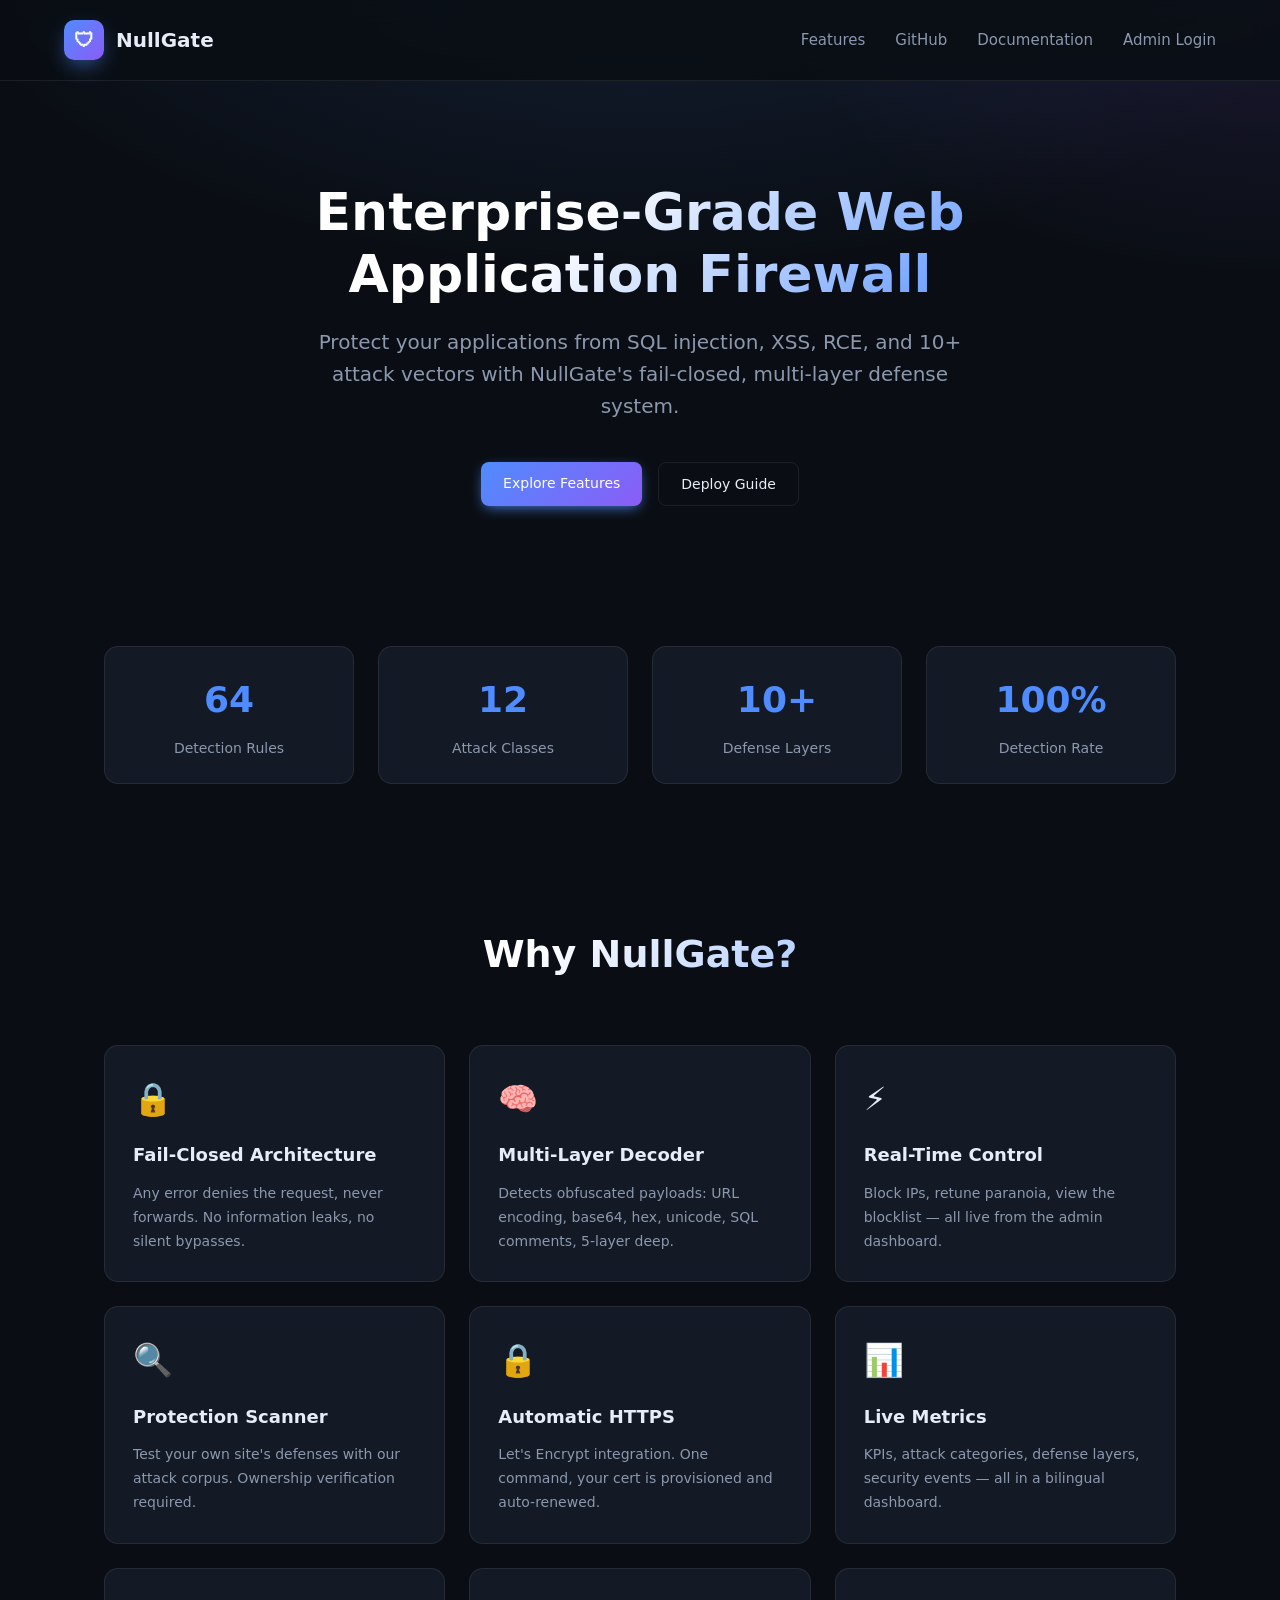
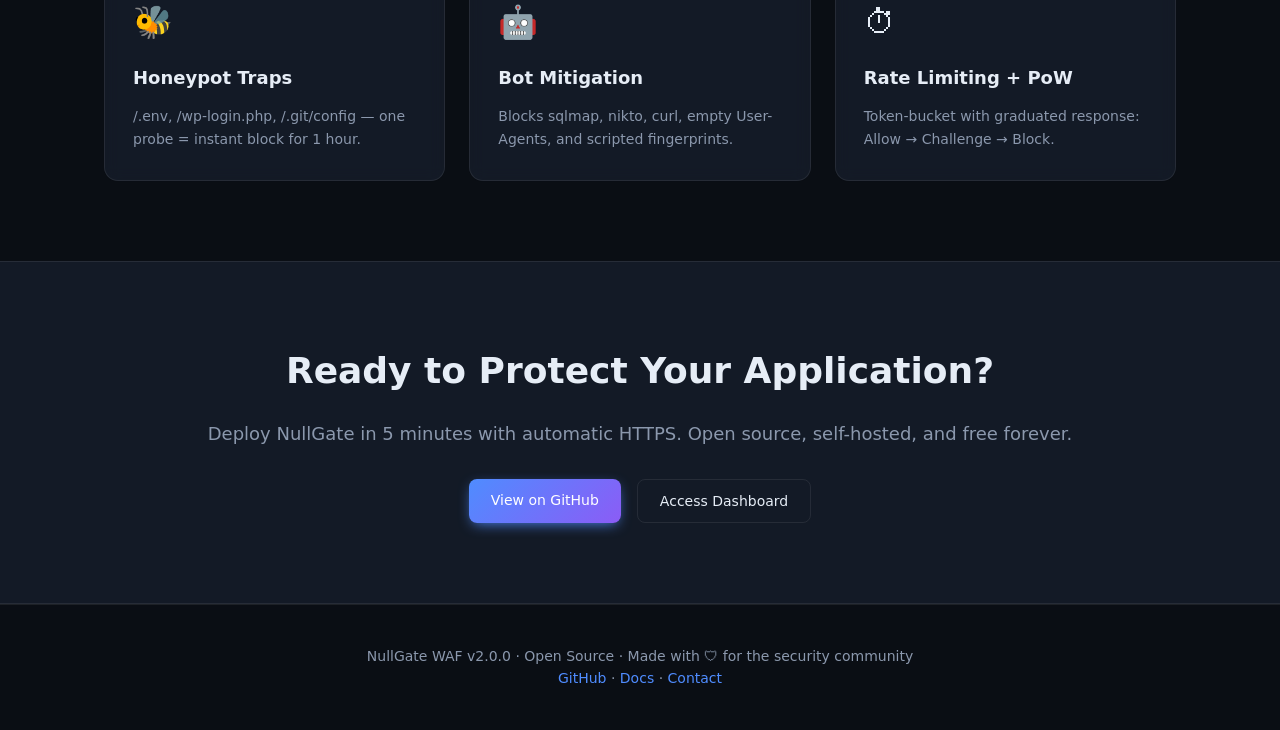
<file: internal/showcase/assets/original.html>
<!DOCTYPE html>
<html lang="en" dir="ltr" data-theme="dark">
<head>
<meta charset="utf-8">
<meta name="viewport" content="width=device-width, initial-scale=1">
<title>NullGate WAF — Enterprise-Grade Web Application Firewall</title>
<style>
:root {
  --font: 'Segoe UI', system-ui, -apple-system, Roboto, sans-serif;
  --bg: #0a0e14; --panel: rgba(22,29,42,.85); --border: rgba(255,255,255,.08);
  --fg: #e6edf6; --muted: #8b98ad; --accent: #4f8cff; --accent-2: #8b5cf6;
  --glow: radial-gradient(1200px 600px at 50% -10%, rgba(79,140,255,.15), transparent 60%),
          radial-gradient(900px 500px at 100% 0%, rgba(139,92,246,.12), transparent 55%);
}
* { box-sizing: border-box; margin: 0; padding: 0; }
body {
  font-family: var(--font); background: var(--bg); color: var(--fg);
  background-image: var(--glow); background-attachment: fixed;
  -webkit-font-smoothing: antialiased; line-height: 1.6;
}
nav {
  display: flex; justify-content: space-between; align-items: center;
  padding: 20px 5%; border-bottom: 1px solid var(--border);
  background: rgba(10,14,20,.88); backdrop-filter: blur(12px);
  position: sticky; top: 0; z-index: 100;
}
.logo { display: flex; align-items: center; gap: 12px; font-size: 20px; font-weight: 600; }
.logo-icon {
  width: 40px; height: 40px; border-radius: 10px; display: grid; place-items: center;
  background: linear-gradient(135deg, var(--accent), var(--accent-2)); color: #fff;
  font-size: 20px; box-shadow: 0 8px 24px -8px var(--accent);
}
.nav-links { display: flex; gap: 30px; align-items: center; }
.nav-links a {
  color: var(--muted); text-decoration: none; font-size: 15px; transition: color .2s;
}
.nav-links a:hover { color: var(--fg); }
.btn {
  padding: 10px 22px; border-radius: 8px; font-size: 14px; font-weight: 500;
  text-decoration: none; transition: all .2s; border: 0; cursor: pointer;
}
.btn-primary {
  background: linear-gradient(135deg, var(--accent), var(--accent-2)); color: #fff;
  box-shadow: 0 4px 14px -4px var(--accent);
}
.btn-primary:hover { filter: brightness(1.1); transform: translateY(-1px); }
.btn-ghost { background: transparent; border: 1px solid var(--border); color: var(--fg); }
.btn-ghost:hover { border-color: var(--accent); color: var(--accent); }

.hero {
  text-align: center; padding: 100px 5% 80px; max-width: 900px; margin: 0 auto;
}
.hero h1 {
  font-size: 52px; font-weight: 700; margin-bottom: 20px; line-height: 1.2;
  background: linear-gradient(135deg, #fff 40%, var(--accent) 100%);
  -webkit-background-clip: text; -webkit-text-fill-color: transparent;
  background-clip: text;
}
.hero p {
  font-size: 20px; color: var(--muted); margin-bottom: 40px; max-width: 700px;
  margin-left: auto; margin-right: auto;
}
.hero-cta { display: flex; gap: 16px; justify-content: center; flex-wrap: wrap; }

.stats {
  display: grid; grid-template-columns: repeat(auto-fit, minmax(200px, 1fr));
  gap: 24px; padding: 60px 5%; max-width: 1200px; margin: 0 auto;
}
.stat {
  background: var(--panel); border: 1px solid var(--border); border-radius: 14px;
  padding: 24px; text-align: center; backdrop-filter: blur(8px);
}
.stat-value {
  font-size: 36px; font-weight: 700; color: var(--accent); margin-bottom: 8px;
}
.stat-label { font-size: 14px; color: var(--muted); }

.features {
  padding: 80px 5%; max-width: 1200px; margin: 0 auto;
}
.features h2 {
  text-align: center; font-size: 38px; margin-bottom: 60px;
  background: linear-gradient(135deg, #fff 40%, var(--accent) 100%);
  -webkit-background-clip: text; -webkit-text-fill-color: transparent;
  background-clip: text; display: inline-block; width: 100%;
}
.feature-grid {
  display: grid; grid-template-columns: repeat(auto-fit, minmax(280px, 1fr)); gap: 24px;
}
.feature {
  background: var(--panel); border: 1px solid var(--border); border-radius: 14px;
  padding: 28px; backdrop-filter: blur(8px); transition: transform .2s, border-color .2s;
}
.feature:hover { transform: translateY(-4px); border-color: var(--accent); }
.feature-icon {
  font-size: 32px; margin-bottom: 16px; display: inline-block;
}
.feature h3 { font-size: 18px; margin-bottom: 12px; }
.feature p { color: var(--muted); font-size: 14px; line-height: 1.7; }

.cta-section {
  text-align: center; padding: 80px 5%; background: var(--panel);
  border-top: 1px solid var(--border); border-bottom: 1px solid var(--border);
}
.cta-section h2 { font-size: 36px; margin-bottom: 20px; }
.cta-section p { font-size: 18px; color: var(--muted); margin-bottom: 30px; }

footer {
  text-align: center; padding: 40px 5%; color: var(--muted); font-size: 14px;
  border-top: 1px solid var(--border);
}
footer a { color: var(--accent); text-decoration: none; }
</style>
</head>
<body>

<nav>
  <div class="logo">
    <div class="logo-icon">🛡</div>
    <span>NullGate</span>
  </div>
  <div class="nav-links">
    <a href="#features">Features</a>
    <a href="https://github.com/fat1322im-hub/NullGate" target="_blank">GitHub</a>
    <a href="https://github.com/fat1322im-hub/NullGate#readme">Documentation</a>
    <a href="https://github.com/fat1322im-hub/NullGate#-control-panel--لوحة-التحكم">Admin Login</a>
  </div>
</nav>

<section class="hero">
  <h1>Enterprise-Grade Web Application Firewall</h1>
  <p>Protect your applications from SQL injection, XSS, RCE, and 10+ attack vectors with NullGate's fail-closed, multi-layer defense system.</p>
  <div class="hero-cta">
    <a href="#features" class="btn btn-primary">Explore Features</a>
    <a href="https://github.com/fat1322im-hub/NullGate#-cloud-deployment--النشر-السحابي" class="btn btn-ghost">Deploy Guide</a>
  </div>
</section>

<section class="stats">
  <div class="stat">
    <div class="stat-value">64</div>
    <div class="stat-label">Detection Rules</div>
  </div>
  <div class="stat">
    <div class="stat-value">12</div>
    <div class="stat-label">Attack Classes</div>
  </div>
  <div class="stat">
    <div class="stat-value">10+</div>
    <div class="stat-label">Defense Layers</div>
  </div>
  <div class="stat">
    <div class="stat-value">100%</div>
    <div class="stat-label">Detection Rate</div>
  </div>
</section>

<section class="features" id="features">
  <h2>Why NullGate?</h2>
  <div class="feature-grid">
    <div class="feature">
      <div class="feature-icon">🔒</div>
      <h3>Fail-Closed Architecture</h3>
      <p>Any error denies the request, never forwards. No information leaks, no silent bypasses.</p>
    </div>
    <div class="feature">
      <div class="feature-icon">🧠</div>
      <h3>Multi-Layer Decoder</h3>
      <p>Detects obfuscated payloads: URL encoding, base64, hex, unicode, SQL comments, 5-layer deep.</p>
    </div>
    <div class="feature">
      <div class="feature-icon">⚡</div>
      <h3>Real-Time Control</h3>
      <p>Block IPs, retune paranoia, view the blocklist — all live from the admin dashboard.</p>
    </div>
    <div class="feature">
      <div class="feature-icon">🔍</div>
      <h3>Protection Scanner</h3>
      <p>Test your own site's defenses with our attack corpus. Ownership verification required.</p>
    </div>
    <div class="feature">
      <div class="feature-icon">🔒</div>
      <h3>Automatic HTTPS</h3>
      <p>Let's Encrypt integration. One command, your cert is provisioned and auto-renewed.</p>
    </div>
    <div class="feature">
      <div class="feature-icon">📊</div>
      <h3>Live Metrics</h3>
      <p>KPIs, attack categories, defense layers, security events — all in a bilingual dashboard.</p>
    </div>
    <div class="feature">
      <div class="feature-icon">🐝</div>
      <h3>Honeypot Traps</h3>
      <p>/.env, /wp-login.php, /.git/config — one probe = instant block for 1 hour.</p>
    </div>
    <div class="feature">
      <div class="feature-icon">🤖</div>
      <h3>Bot Mitigation</h3>
      <p>Blocks sqlmap, nikto, curl, empty User-Agents, and scripted fingerprints.</p>
    </div>
    <div class="feature">
      <div class="feature-icon">⏱</div>
      <h3>Rate Limiting + PoW</h3>
      <p>Token-bucket with graduated response: Allow → Challenge → Block.</p>
    </div>
  </div>
</section>

<section class="cta-section">
  <h2>Ready to Protect Your Application?</h2>
  <p>Deploy NullGate in 5 minutes with automatic HTTPS. Open source, self-hosted, and free forever.</p>
  <div style="display: flex; gap: 16px; justify-content: center; flex-wrap: wrap; margin-top: 20px;">
    <a href="https://github.com/fat1322im-hub/NullGate" class="btn btn-primary" target="_blank">View on GitHub</a>
    <a href="/admin/login" class="btn btn-ghost">Access Dashboard</a>
  </div>
</section>

<footer>
  <p>NullGate WAF v2.0.0 · Open Source · Made with 🛡 for the security community</p>
  <p><a href="https://github.com/fat1322im-hub/NullGate">GitHub</a> · <a href="/docs">Docs</a> · <a href="mailto:admin@nullgate.ai">Contact</a></p>
</footer>

</body>
</html>
</file>
